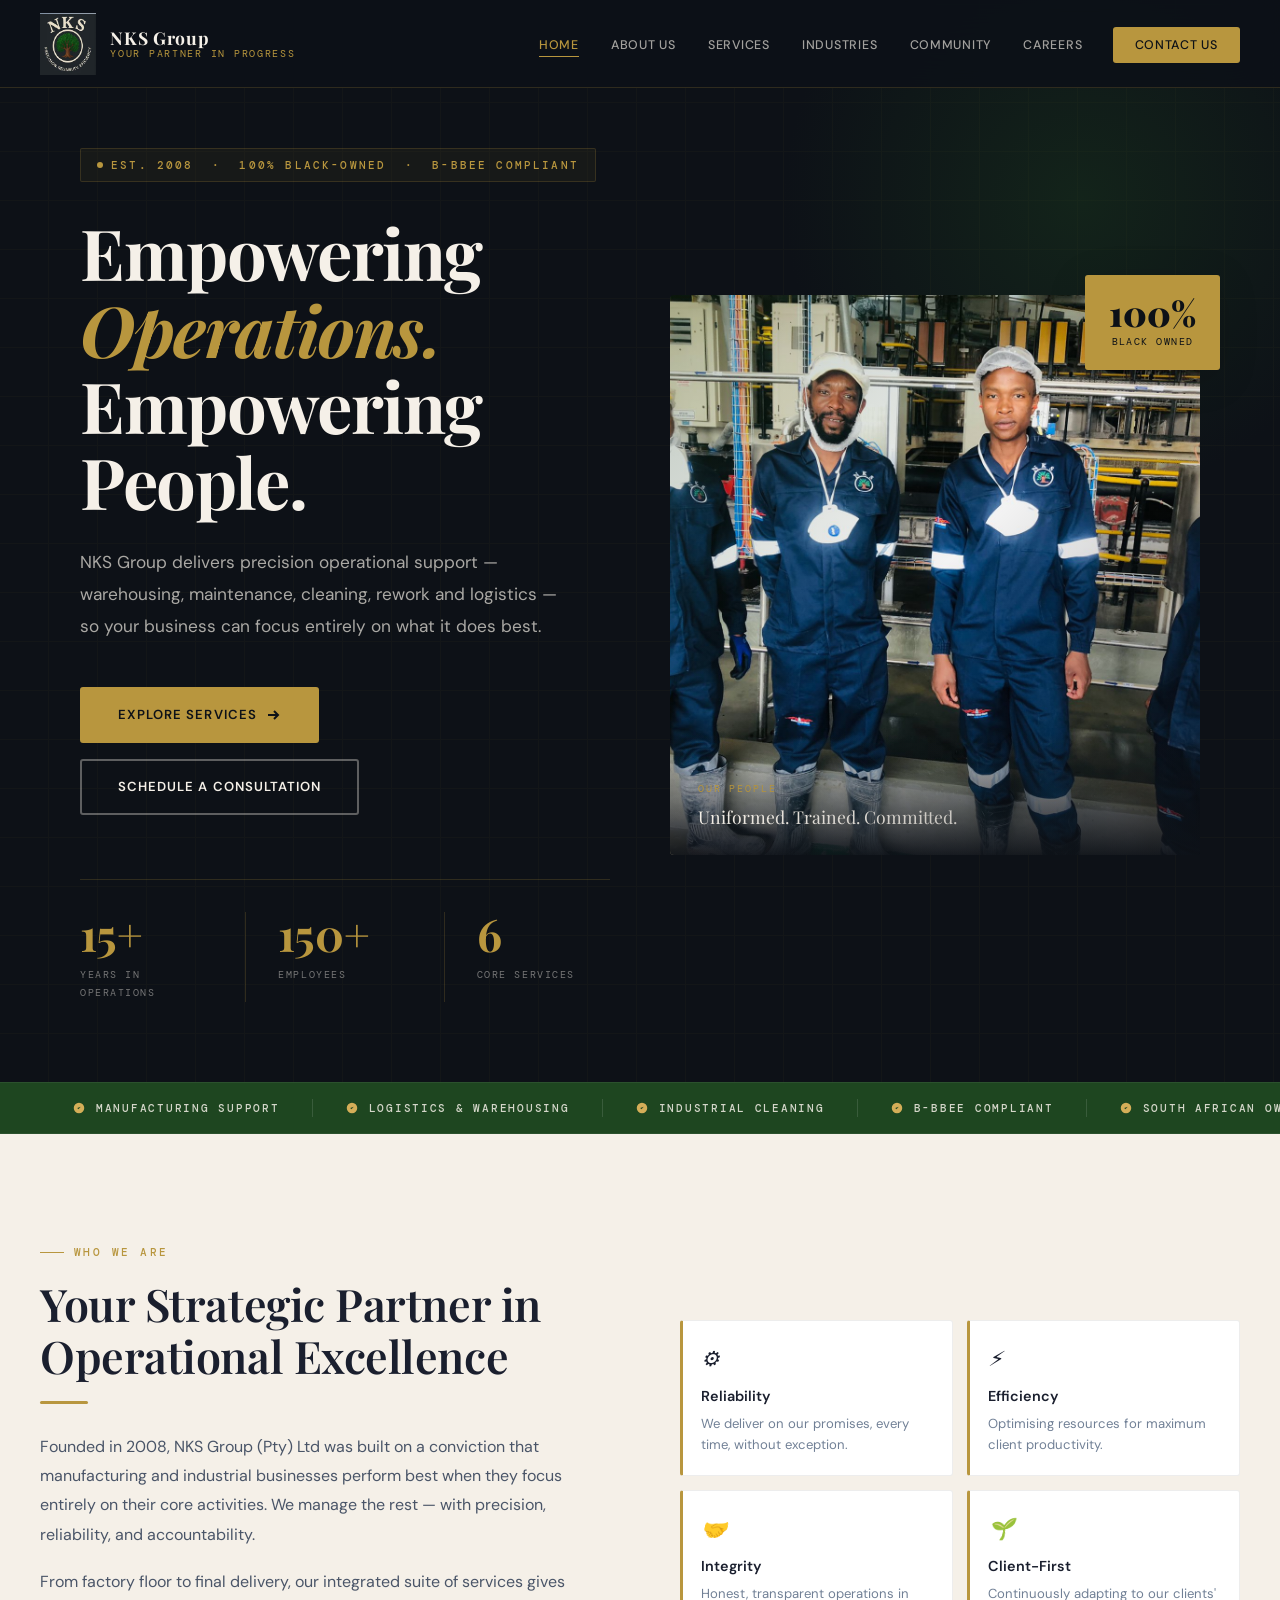
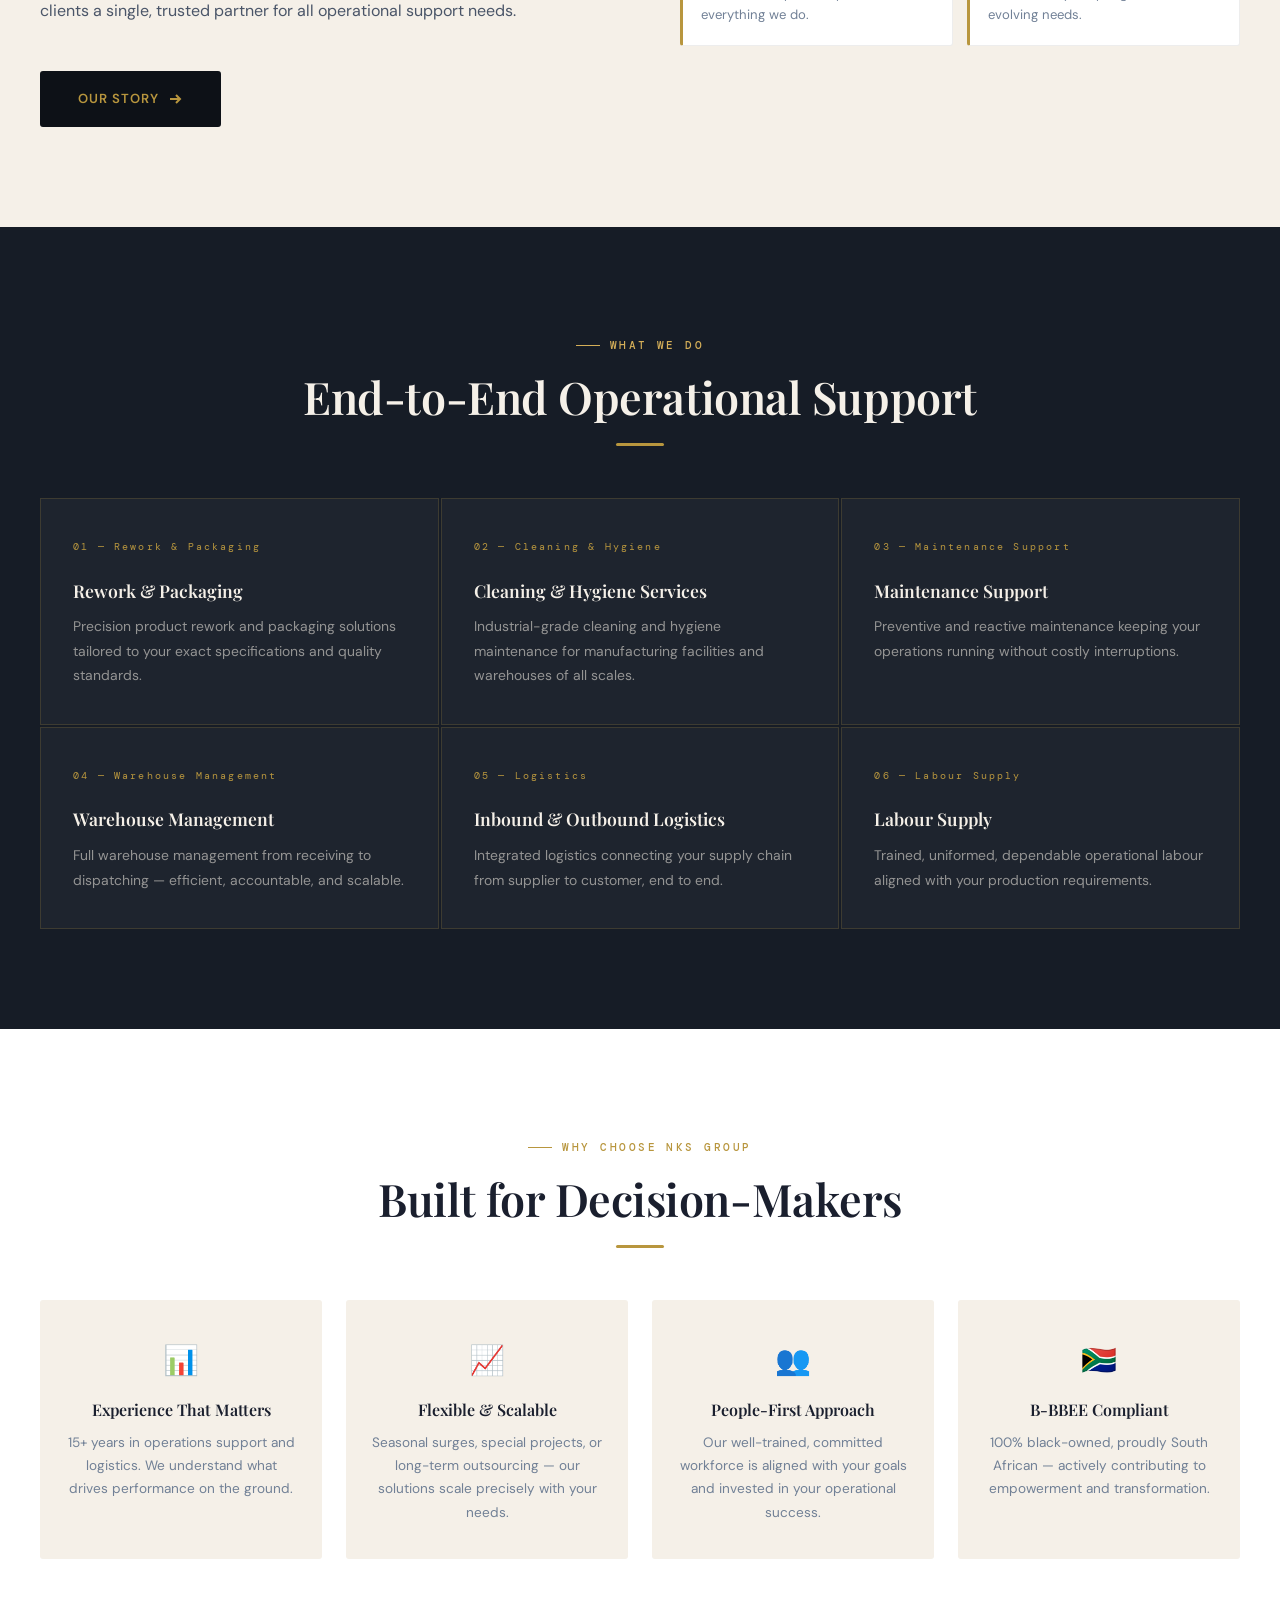
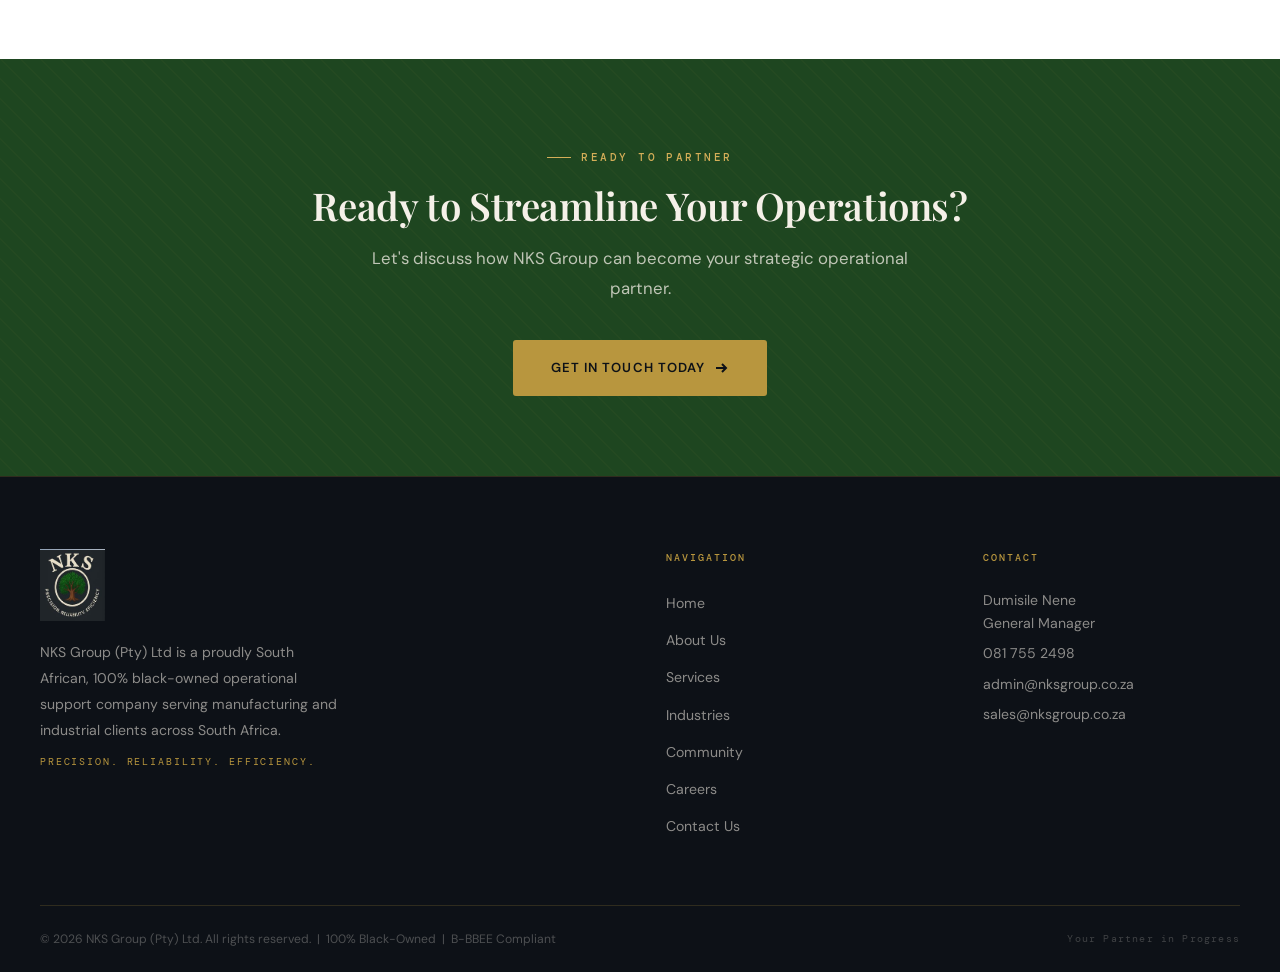
<file: index.html>
<!DOCTYPE html>
<html lang="en">
<head>
  <meta charset="UTF-8"/>
  <meta name="viewport" content="width=device-width, initial-scale=1.0"/>
  <meta name="description" content="NKS Group (Pty) Ltd — Reliable operational support services for manufacturing and industrial clients across South Africa. Warehousing, cleaning, maintenance, logistics and labour supply."/>
  <title>NKS Group (Pty) Ltd — Your Partner in Progress</title>
  <link rel="stylesheet" href="css/style.css"/>
</head>
<body>

<!-- ═══ NAV ═══ -->
<nav class="navbar" id="navbar" role="navigation" aria-label="Main navigation">
  <div class="nav-inner">
    <a href="index.html" class="nav-logo" aria-label="NKS Group Home">
      <img src="images/logo.png" alt="NKS Group Logo"/>
      <div class="nav-logo-text">
        <strong>NKS Group</strong>
        <span>Your Partner in Progress</span>
      </div>
    </a>
    <button class="nav-toggle" id="navToggle" aria-expanded="false" aria-label="Toggle navigation">
      <span></span><span></span><span></span>
    </button>
    <ul class="nav-links" id="navLinks" role="list">
      <li><a href="index.html" class="active">Home</a></li>
      <li><a href="about.html">About Us</a></li>
      <li><a href="services.html">Services</a></li>
      <li><a href="industries.html">Industries</a></li>
      <li><a href="community.html">Community</a></li>
      <li><a href="careers.html">Careers</a></li>
      <li><a href="contact.html" class="nav-cta-btn">Contact Us</a></li>
    </ul>
  </div>
</nav>

<!-- ═══ HERO ═══ -->
<section class="hero" aria-label="Hero">
  <div class="hero-texture" aria-hidden="true"></div>
  <div class="hero-glow" aria-hidden="true"></div>

  <div class="hero-content">
    <div class="hero-badge">Est. 2008 &nbsp;·&nbsp; 100% Black-Owned &nbsp;·&nbsp; B-BBEE Compliant</div>
    <h1>Empowering<br/><em>Operations.</em><br/>Empowering People.</h1>
    <p class="hero-lead">NKS Group delivers precision operational support — warehousing, maintenance, cleaning, rework and logistics — so your business can focus entirely on what it does best.</p>
    <div class="hero-actions">
      <a href="services.html" class="btn btn-gold">
        Explore Services
        <svg viewBox="0 0 16 16" fill="none" stroke="currentColor" stroke-width="2"><path d="M3 8h10M9 4l4 4-4 4"/></svg>
      </a>
      <a href="contact.html" class="btn btn-ghost">Schedule a Consultation</a>
    </div>
    <div class="hero-stats">
      <div class="hero-stat">
        <span class="stat-n">15+</span>
        <span class="stat-l">Years in Operations</span>
      </div>
      <div class="hero-stat">
        <span class="stat-n">150+</span>
        <span class="stat-l">Employees</span>
      </div>
      <div class="hero-stat">
        <span class="stat-n">6</span>
        <span class="stat-l">Core Services</span>
      </div>
    </div>
  </div>

  <div class="hero-img-col" aria-hidden="true">
    <div class="hero-img-stack">
      <div class="hero-accent-box">
        <div class="n">100%</div>
        <div class="l">Black Owned</div>
      </div>
      <div class="hero-img-main">
        <img src="images/maintenance-support.jpg" alt="NKS Group team in branded uniforms on the factory floor"/>
        <div class="hero-img-tag">
          <div class="hero-img-tag-inner">
            <div>
              <div class="hero-img-label">Our People</div>
              <div class="hero-img-title">Uniformed. Trained. Committed.</div>
            </div>
          </div>
        </div>
      </div>
    </div>
  </div>
</section>

<!-- ═══ TRUST STRIP ═══ -->
<div class="trust-strip" aria-label="Key credentials">
  <div class="wrap">
    <div class="trust-scroll">
      <div class="trust-item">
        <svg width="14" height="14" viewBox="0 0 24 24" fill="currentColor"><path d="M9 12l2 2 4-4m6 2a9 9 0 11-18 0 9 9 0 0118 0z"/></svg>
        Manufacturing Support
      </div>
      <div class="trust-item">
        <svg width="14" height="14" viewBox="0 0 24 24" fill="currentColor"><path d="M9 12l2 2 4-4m6 2a9 9 0 11-18 0 9 9 0 0118 0z"/></svg>
        Logistics &amp; Warehousing
      </div>
      <div class="trust-item">
        <svg width="14" height="14" viewBox="0 0 24 24" fill="currentColor"><path d="M9 12l2 2 4-4m6 2a9 9 0 11-18 0 9 9 0 0118 0z"/></svg>
        Industrial Cleaning
      </div>
      <div class="trust-item">
        <svg width="14" height="14" viewBox="0 0 24 24" fill="currentColor"><path d="M9 12l2 2 4-4m6 2a9 9 0 11-18 0 9 9 0 0118 0z"/></svg>
        B-BBEE Compliant
      </div>
      <div class="trust-item">
        <svg width="14" height="14" viewBox="0 0 24 24" fill="currentColor"><path d="M9 12l2 2 4-4m6 2a9 9 0 11-18 0 9 9 0 0118 0z"/></svg>
        South African Owned
      </div>
      <div class="trust-item">
        <svg width="14" height="14" viewBox="0 0 24 24" fill="currentColor"><path d="M9 12l2 2 4-4m6 2a9 9 0 11-18 0 9 9 0 0118 0z"/></svg>
        Labour Supply
      </div>
    </div>
  </div>
</div>

<!-- ═══ ABOUT PREVIEW ═══ -->
<section class="section about-preview">
  <div class="wrap">
    <div class="grid-2">
      <div class="col-txt">
        <div class="eyebrow">Who We Are</div>
        <h2>Your Strategic Partner in Operational Excellence</h2>
        <span class="gold-line"></span>
        <p>Founded in 2008, NKS Group (Pty) Ltd was built on a conviction that manufacturing and industrial businesses perform best when they focus entirely on their core activities. We manage the rest — with precision, reliability, and accountability.</p>
        <p>From factory floor to final delivery, our integrated suite of services gives clients a single, trusted partner for all operational support needs.</p>
        <a href="about.html" class="btn btn-dark" style="margin-top:28px;">
          Our Story
          <svg viewBox="0 0 16 16" fill="none" stroke="currentColor" stroke-width="2"><path d="M3 8h10M9 4l4 4-4 4"/></svg>
        </a>
      </div>
      <div class="col-img">
        <div class="value-cards">
          <div class="val-card fade-up"><i>⚙</i><strong>Reliability</strong><p>We deliver on our promises, every time, without exception.</p></div>
          <div class="val-card fade-up"><i>⚡</i><strong>Efficiency</strong><p>Optimising resources for maximum client productivity.</p></div>
          <div class="val-card fade-up"><i>🤝</i><strong>Integrity</strong><p>Honest, transparent operations in everything we do.</p></div>
          <div class="val-card fade-up"><i>🌱</i><strong>Client-First</strong><p>Continuously adapting to our clients' evolving needs.</p></div>
        </div>
      </div>
    </div>
  </div>
</section>

<!-- ═══ SERVICES STRIP ═══ -->
<section class="section svc-strip">
  <div class="wrap">
    <div class="txt-center">
      <div class="eyebrow light">What We Do</div>
      <h2 style="color:var(--cream)">End-to-End Operational Support</h2>
      <span class="gold-line center"></span>
    </div>
    <div class="svc-grid">
      <a href="services.html" class="svc-tile fade-up">
        <span class="svc-tile-num">01 — Rework &amp; Packaging</span>
        <h3>Rework &amp; Packaging</h3>
        <p>Precision product rework and packaging solutions tailored to your exact specifications and quality standards.</p>
        <span class="svc-tile-arrow">→</span>
      </a>
      <a href="services.html" class="svc-tile fade-up">
        <span class="svc-tile-num">02 — Cleaning &amp; Hygiene</span>
        <h3>Cleaning &amp; Hygiene Services</h3>
        <p>Industrial-grade cleaning and hygiene maintenance for manufacturing facilities and warehouses of all scales.</p>
        <span class="svc-tile-arrow">→</span>
      </a>
      <a href="services.html" class="svc-tile fade-up">
        <span class="svc-tile-num">03 — Maintenance Support</span>
        <h3>Maintenance Support</h3>
        <p>Preventive and reactive maintenance keeping your operations running without costly interruptions.</p>
        <span class="svc-tile-arrow">→</span>
      </a>
      <a href="services.html" class="svc-tile fade-up">
        <span class="svc-tile-num">04 — Warehouse Management</span>
        <h3>Warehouse Management</h3>
        <p>Full warehouse management from receiving to dispatching — efficient, accountable, and scalable.</p>
        <span class="svc-tile-arrow">→</span>
      </a>
      <a href="services.html" class="svc-tile fade-up">
        <span class="svc-tile-num">05 — Logistics</span>
        <h3>Inbound &amp; Outbound Logistics</h3>
        <p>Integrated logistics connecting your supply chain from supplier to customer, end to end.</p>
        <span class="svc-tile-arrow">→</span>
      </a>
      <a href="services.html" class="svc-tile fade-up">
        <span class="svc-tile-num">06 — Labour Supply</span>
        <h3>Labour Supply</h3>
        <p>Trained, uniformed, dependable operational labour aligned with your production requirements.</p>
        <span class="svc-tile-arrow">→</span>
      </a>
    </div>
  </div>
</section>

<!-- ═══ WHY NKS ═══ -->
<section class="section why-us">
  <div class="wrap">
    <div class="txt-center">
      <div class="eyebrow">Why Choose NKS Group</div>
      <h2>Built for Decision-Makers</h2>
      <span class="gold-line center"></span>
    </div>
    <div class="why-grid">
      <div class="why-card fade-up">
        <span class="why-icon">📊</span>
        <h3>Experience That Matters</h3>
        <p>15+ years in operations support and logistics. We understand what drives performance on the ground.</p>
      </div>
      <div class="why-card fade-up">
        <span class="why-icon">📈</span>
        <h3>Flexible &amp; Scalable</h3>
        <p>Seasonal surges, special projects, or long-term outsourcing — our solutions scale precisely with your needs.</p>
      </div>
      <div class="why-card fade-up">
        <span class="why-icon">👥</span>
        <h3>People-First Approach</h3>
        <p>Our well-trained, committed workforce is aligned with your goals and invested in your operational success.</p>
      </div>
      <div class="why-card fade-up">
        <span class="why-icon">🇿🇦</span>
        <h3>B-BBEE Compliant</h3>
        <p>100% black-owned, proudly South African — actively contributing to empowerment and transformation.</p>
      </div>
    </div>
  </div>
</section>

<!-- ═══ CTA ═══ -->
<section class="cta-band">
  <div class="cta-band-inner">
    <div class="eyebrow light" style="justify-content:center">Ready to Partner</div>
    <h2>Ready to Streamline Your Operations?</h2>
    <p>Let's discuss how NKS Group can become your strategic operational partner.</p>
    <a href="contact.html" class="btn btn-gold">
      Get in Touch Today
      <svg viewBox="0 0 16 16" fill="none" stroke="currentColor" stroke-width="2"><path d="M3 8h10M9 4l4 4-4 4"/></svg>
    </a>
  </div>
</section>

<!-- ═══ FOOTER ═══ -->
<footer class="footer">
  <div class="wrap">
    <div class="footer-grid">
      <div class="footer-brand">
        <img src="images/logo.png" alt="NKS Group"/>
        <p>NKS Group (Pty) Ltd is a proudly South African, 100% black-owned operational support company serving manufacturing and industrial clients across South Africa.</p>
        <div class="footer-tagline">Precision. Reliability. Efficiency.</div>
      </div>
      <div class="footer-col">
        <h4>Navigation</h4>
        <ul>
          <li><a href="index.html">Home</a></li>
          <li><a href="about.html">About Us</a></li>
          <li><a href="services.html">Services</a></li>
          <li><a href="industries.html">Industries</a></li>
          <li><a href="community.html">Community</a></li>
          <li><a href="careers.html">Careers</a></li>
          <li><a href="contact.html">Contact Us</a></li>
        </ul>
      </div>
      <div class="footer-col">
        <h4>Contact</h4>
        <p>Dumisile Nene<br/>General Manager</p>
        <p><a href="tel:0817552498">081 755 2498</a></p>
        <p><a href="mailto:admin@nksgroup.co.za">admin@nksgroup.co.za</a></p>
        <p><a href="mailto:sales@nksgroup.co.za">sales@nksgroup.co.za</a></p>
      </div>
    </div>
    <div class="footer-bottom">
      <p>© <span id="year"></span> NKS Group (Pty) Ltd. All rights reserved. &nbsp;|&nbsp; 100% Black-Owned &nbsp;|&nbsp; B-BBEE Compliant</p>
      <span class="footer-bottom-right">Your Partner in Progress</span>
    </div>
  </div>
</footer>

<script src="js/main.js"></script>
</body>
</html>
</file>
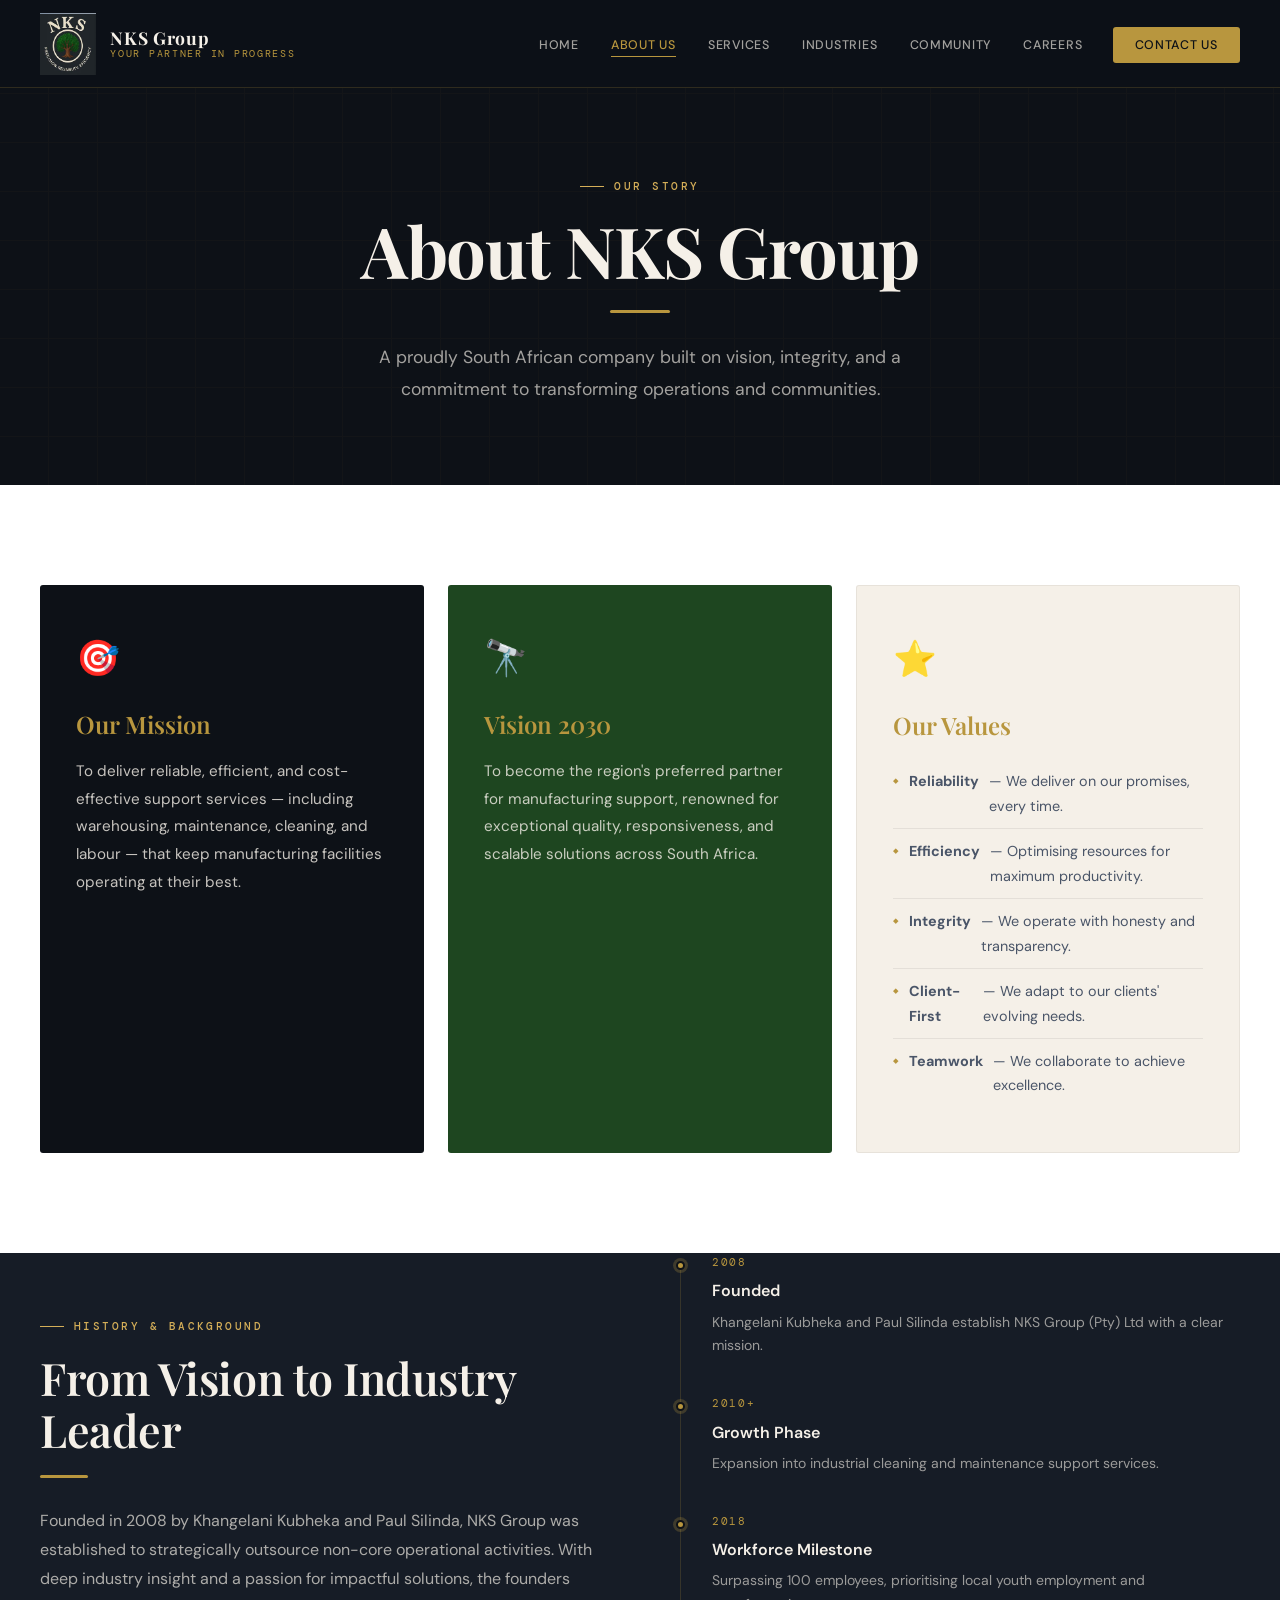
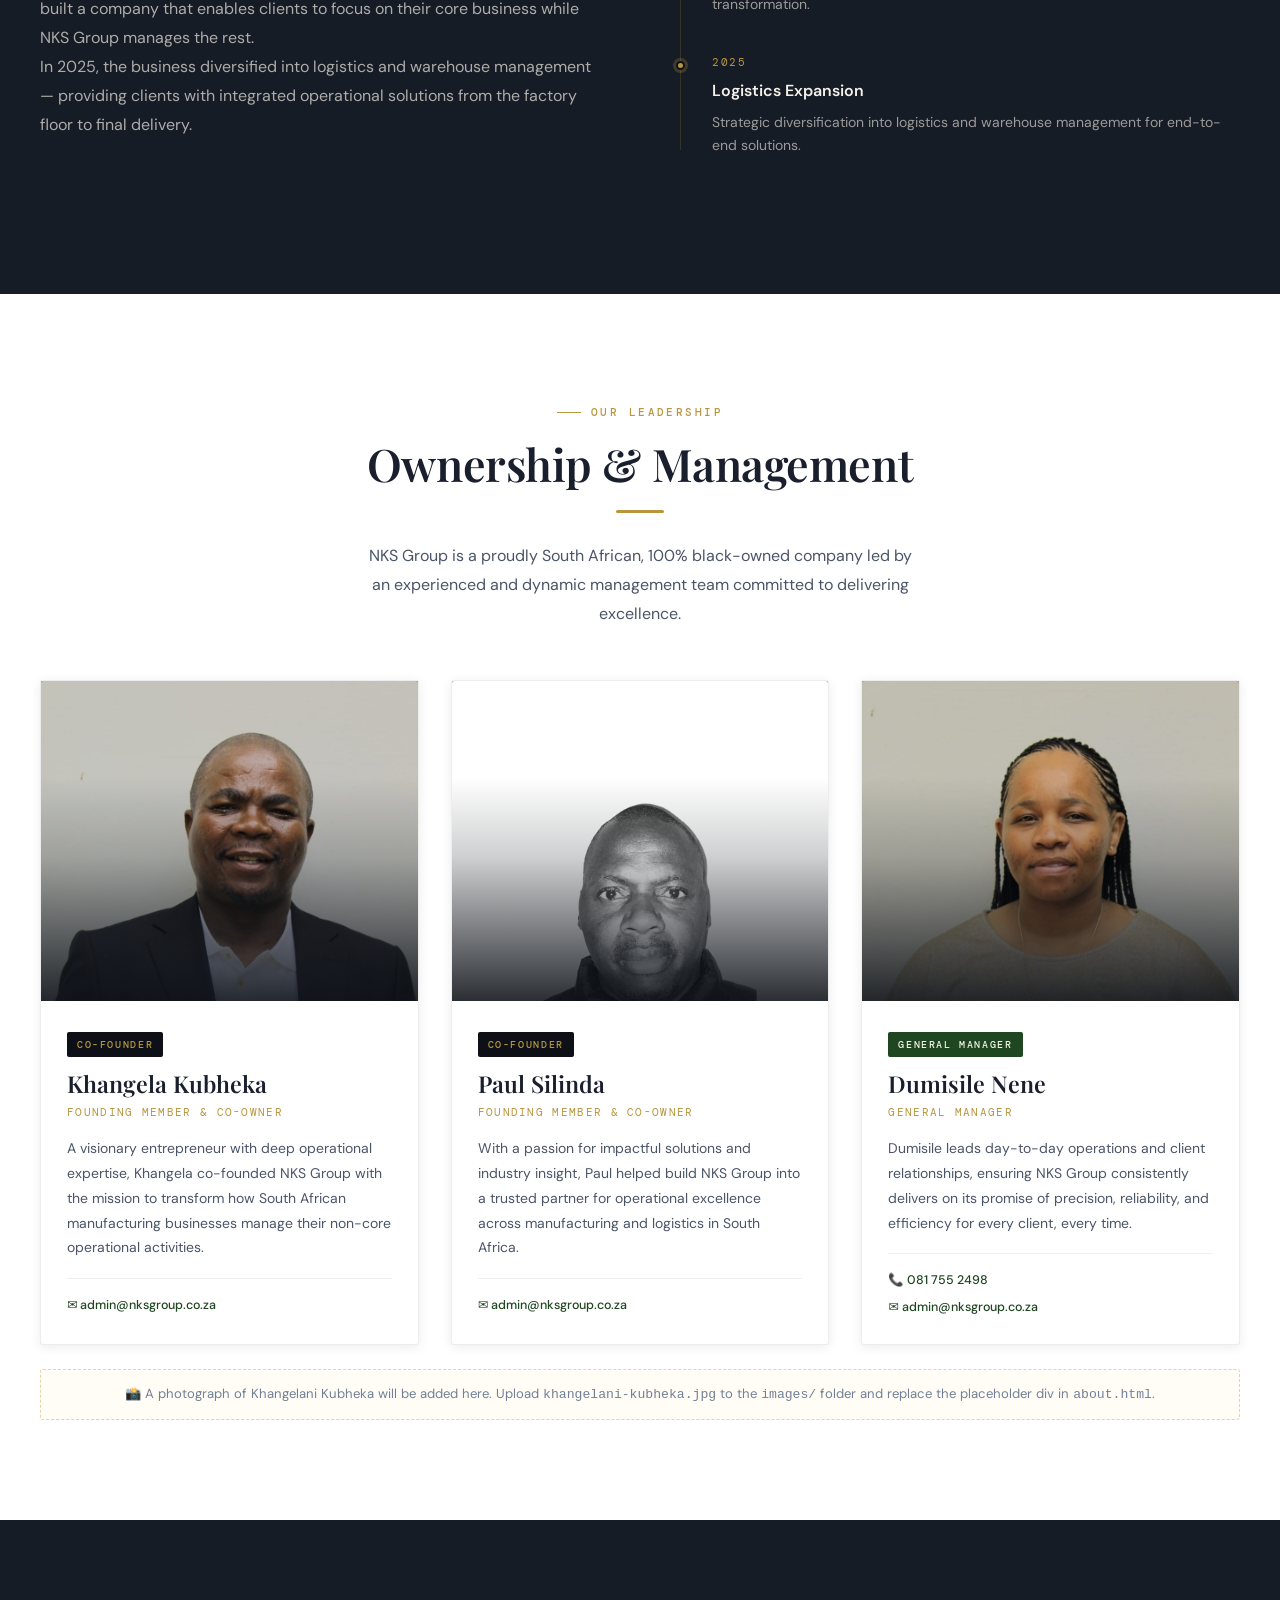
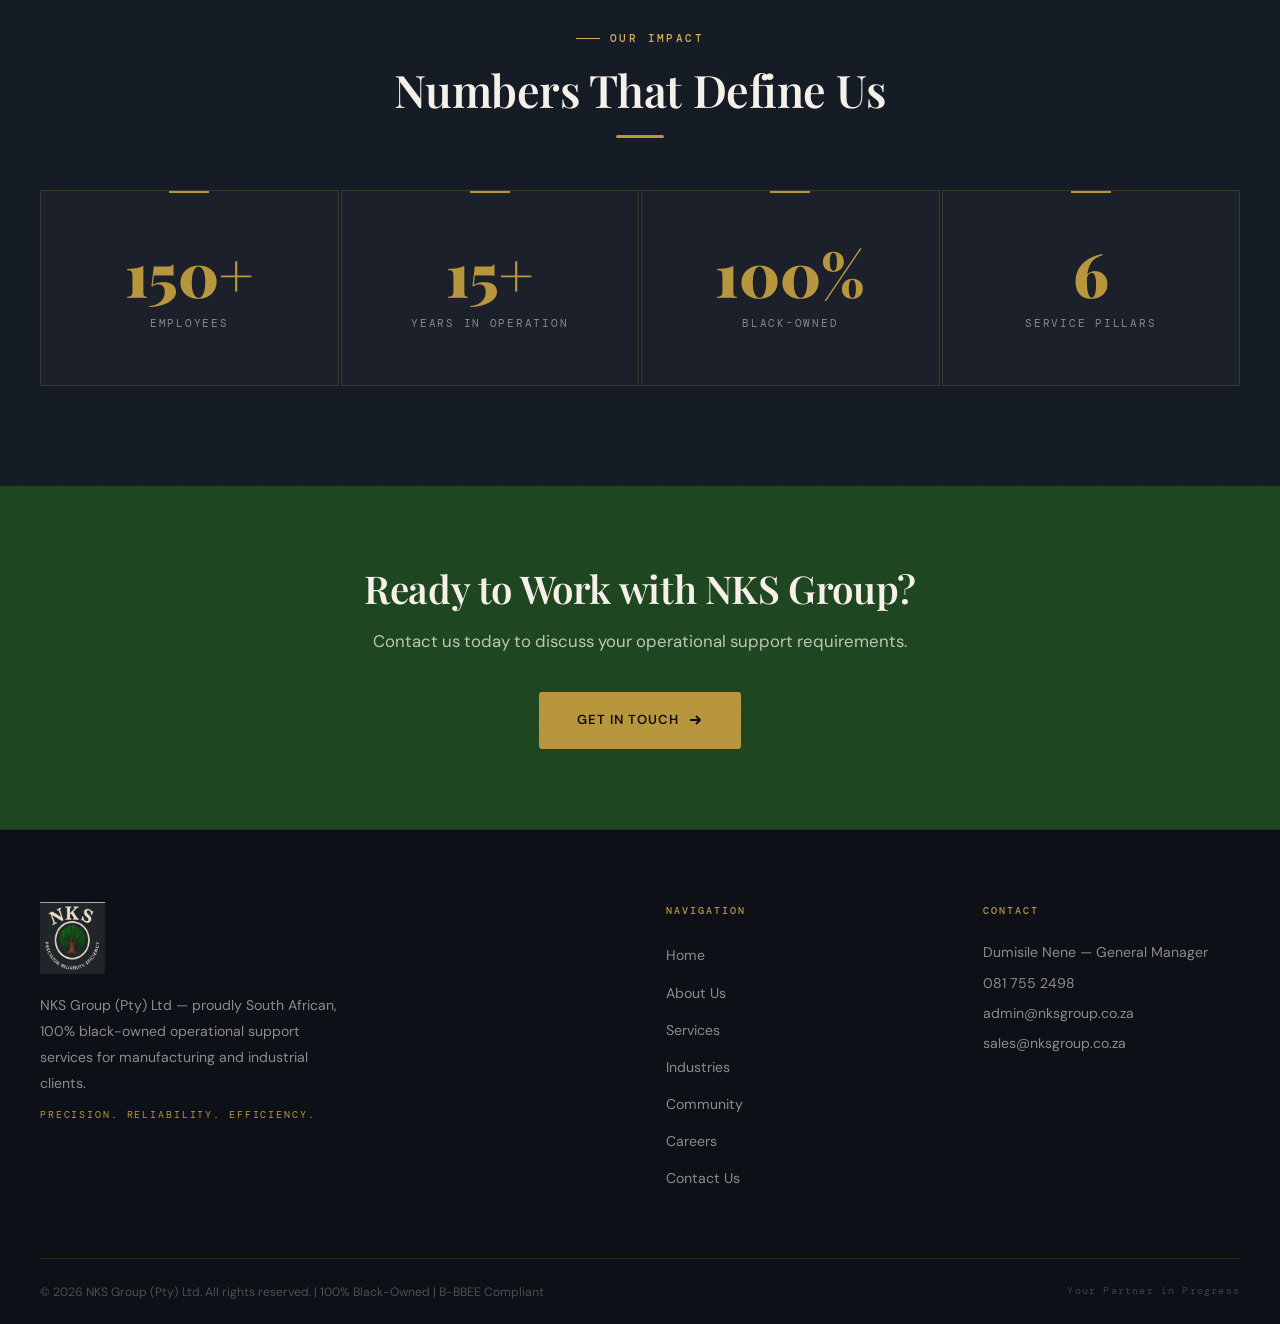
<file: about.html>
<!DOCTYPE html>
<html lang="en">
<head>
  <meta charset="UTF-8"/><meta name="viewport" content="width=device-width, initial-scale=1.0"/>
  <meta name="description" content="About NKS Group — Our mission, vision, values, history and leadership team."/>
  <title>About Us — NKS Group (Pty) Ltd</title>
  <link rel="stylesheet" href="css/style.css"/>
</head>
<body>

<nav class="navbar" id="navbar">
  <div class="nav-inner">
    <a href="index.html" class="nav-logo"><img src="images/logo.png" alt="NKS Group Logo"/><div class="nav-logo-text"><strong>NKS Group</strong><span>Your Partner in Progress</span></div></a>
    <button class="nav-toggle" id="navToggle" aria-expanded="false" aria-label="Toggle navigation"><span></span><span></span><span></span></button>
    <ul class="nav-links" id="navLinks">
      <li><a href="index.html">Home</a></li>
      <li><a href="about.html" class="active">About Us</a></li>
      <li><a href="services.html">Services</a></li>
      <li><a href="industries.html">Industries</a></li>
      <li><a href="community.html">Community</a></li>
      <li><a href="careers.html">Careers</a></li>
      <li><a href="contact.html" class="nav-cta-btn">Contact Us</a></li>
    </ul>
  </div>
</nav>

<div class="page-hero">
  <div class="wrap page-hero-inner">
    <div class="eyebrow light">Our Story</div>
    <h1>About NKS Group</h1>
    <div class="page-hero-line"></div>
    <p>A proudly South African company built on vision, integrity, and a commitment to transforming operations and communities.</p>
  </div>
</div>

<!-- MVV -->
<section class="section">
  <div class="wrap">
    <div class="mvv-row">
      <div class="mvv-card dark fade-up">
        <span class="mvv-icon">🎯</span>
        <h3>Our Mission</h3>
        <p>To deliver reliable, efficient, and cost-effective support services — including warehousing, maintenance, cleaning, and labour — that keep manufacturing facilities operating at their best.</p>
      </div>
      <div class="mvv-card green fade-up">
        <span class="mvv-icon">🔭</span>
        <h3>Vision 2030</h3>
        <p>To become the region's preferred partner for manufacturing support, renowned for exceptional quality, responsiveness, and scalable solutions across South Africa.</p>
      </div>
      <div class="mvv-card light fade-up">
        <span class="mvv-icon">⭐</span>
        <h3>Our Values</h3>
        <ul class="values-ul">
          <li><strong>Reliability</strong> — We deliver on our promises, every time.</li>
          <li><strong>Efficiency</strong> — Optimising resources for maximum productivity.</li>
          <li><strong>Integrity</strong> — We operate with honesty and transparency.</li>
          <li><strong>Client-First</strong> — We adapt to our clients' evolving needs.</li>
          <li><strong>Teamwork</strong> — We collaborate to achieve excellence.</li>
        </ul>
      </div>
    </div>
  </div>
</section>

<!-- HISTORY -->
<section class="section" style="background:var(--navy-2); padding-top:0; padding-bottom:100px;">
  <div class="wrap">
    <div class="grid-2">
      <div class="col-txt">
        <div class="eyebrow light">History &amp; Background</div>
        <h2 style="color:var(--cream)">From Vision to Industry Leader</h2>
        <span class="gold-line"></span>
        <p style="color:rgba(245,240,232,0.68)">Founded in 2008 by Khangelani Kubheka and Paul Silinda, NKS Group was established to strategically outsource non-core operational activities. With deep industry insight and a passion for impactful solutions, the founders built a company that enables clients to focus on their core business while NKS Group manages the rest.</p>
        <p style="color:rgba(245,240,232,0.68)">In 2025, the business diversified into logistics and warehouse management — providing clients with integrated operational solutions from the factory floor to final delivery.</p>
      </div>
      <div class="col-img">
        <div class="tl">
          <div class="tl-item fade-up">
            <span class="tl-year">2008</span>
            <h4>Founded</h4>
            <p>Khangelani Kubheka and Paul Silinda establish NKS Group (Pty) Ltd with a clear mission.</p>
          </div>
          <div class="tl-item fade-up">
            <span class="tl-year">2010+</span>
            <h4>Growth Phase</h4>
            <p>Expansion into industrial cleaning and maintenance support services.</p>
          </div>
          <div class="tl-item fade-up">
            <span class="tl-year">2018</span>
            <h4>Workforce Milestone</h4>
            <p>Surpassing 100 employees, prioritising local youth employment and transformation.</p>
          </div>
          <div class="tl-item fade-up">
            <span class="tl-year">2025</span>
            <h4>Logistics Expansion</h4>
            <p>Strategic diversification into logistics and warehouse management for end-to-end solutions.</p>
          </div>
        </div>
      </div>
    </div>
  </div>
</section>

<!-- LEADERSHIP -->
<section class="section team-section">
  <div class="wrap">
    <div class="txt-center">
      <div class="eyebrow">Our Leadership</div>
      <h2>Ownership &amp; Management</h2>
      <span class="gold-line center"></span>
      <p style="max-width:560px;margin:0 auto 52px;">NKS Group is a proudly South African, 100% black-owned company led by an experienced and dynamic management team committed to delivering excellence.</p>
    </div>

    <div class="team-grid">

      <!-- KHANGELA KUBHEKA — real photo -->
      <div class="team-card fade-up">
        <div class="team-photo">
          <img src="images/khangelani-kubheka.jpg" alt="Khangelani Kubheka, Founding Member and Co-Owner of NKS Group"/>
          <div class="team-photo-overlay"></div>
          <div class="team-photo-name"><span>Khangelani Kubheka</span></div>
        </div>
        <div class="team-body">
          <span class="team-badge founder">Co-Founder</span>
          <h3>Khangela Kubheka</h3>
          <span class="team-role">Founding Member &amp; Co-Owner</span>
          <p class="team-bio">A visionary entrepreneur with deep operational expertise, Khangela co-founded NKS Group with the mission to transform how South African manufacturing businesses manage their non-core operational activities.</p>
          <div class="team-links">
            <a href="mailto:admin@nksgroup.co.za" class="team-link">✉ admin@nksgroup.co.za</a>
          </div>
        </div>
      </div>

      <!-- PAUL SILINDA — real photo -->
      <div class="team-card fade-up">
        <div class="team-photo bw">
          <img src="images/paul-silinda.png" alt="Paul Silinda, Founding Member and Co-Owner of NKS Group"/>
          <div class="team-photo-overlay"></div>
          <div class="team-photo-name"><span>Paul Silinda</span></div>
        </div>
        <div class="team-body">
          <span class="team-badge founder">Co-Founder</span>
          <h3>Paul Silinda</h3>
          <span class="team-role">Founding Member &amp; Co-Owner</span>
          <p class="team-bio">With a passion for impactful solutions and industry insight, Paul helped build NKS Group into a trusted partner for operational excellence across manufacturing and logistics in South Africa.</p>
          <div class="team-links">
            <a href="mailto:admin@nksgroup.co.za" class="team-link">✉ admin@nksgroup.co.za</a>
          </div>
        </div>
      </div>

      <!-- DUMISILE NENE — real photo -->
      <div class="team-card fade-up">
        <div class="team-photo">
          <img src="images/dumisile-nene.jpg" alt="Dumisile Nene, General Manager of NKS Group"/>
          <div class="team-photo-overlay"></div>
          <div class="team-photo-name"><span>Dumisile Nene</span></div>
        </div>
        <div class="team-body">
          <span class="team-badge gm">General Manager</span>
          <h3>Dumisile Nene</h3>
          <span class="team-role">General Manager</span>
          <p class="team-bio">Dumisile leads day-to-day operations and client relationships, ensuring NKS Group consistently delivers on its promise of precision, reliability, and efficiency for every client, every time.</p>
          <div class="team-links">
            <a href="tel:0817552498" class="team-link">📞 081 755 2498</a>
            <a href="mailto:admin@nksgroup.co.za" class="team-link">✉ admin@nksgroup.co.za</a>
          </div>
        </div>
      </div>

    </div>
    <p class="photo-pending">📸 A photograph of Khangelani Kubheka will be added here. Upload <code>khangelani-kubheka.jpg</code> to the <code>images/</code> folder and replace the placeholder div in <code>about.html</code>.</p>
  </div>
</section>

<!-- IMPACT -->
<section class="section impact-section">
  <div class="wrap txt-center">
    <div class="eyebrow light">Our Impact</div>
    <h2>Numbers That Define Us</h2>
    <span class="gold-line center"></span>
    <div class="impact-grid" style="margin-top:52px">
      <div class="impact-tile fade-up"><div class="impact-n">150+</div><span class="impact-l">Employees</span></div>
      <div class="impact-tile fade-up"><div class="impact-n">15+</div><span class="impact-l">Years in Operation</span></div>
      <div class="impact-tile fade-up"><div class="impact-n">100%</div><span class="impact-l">Black-Owned</span></div>
      <div class="impact-tile fade-up"><div class="impact-n">6</div><span class="impact-l">Service Pillars</span></div>
    </div>
  </div>
</section>

<section class="cta-band"><div class="cta-band-inner">
  <h2>Ready to Work with NKS Group?</h2>
  <p>Contact us today to discuss your operational support requirements.</p>
  <a href="contact.html" class="btn btn-gold">Get in Touch <svg viewBox="0 0 16 16" fill="none" stroke="currentColor" stroke-width="2"><path d="M3 8h10M9 4l4 4-4 4"/></svg></a>
</div></section>

<footer class="footer"><div class="wrap">
  <div class="footer-grid">
    <div class="footer-brand"><img src="images/logo.png" alt="NKS Group"/><p>NKS Group (Pty) Ltd — proudly South African, 100% black-owned operational support services for manufacturing and industrial clients.</p><div class="footer-tagline">Precision. Reliability. Efficiency.</div></div>
    <div class="footer-col"><h4>Navigation</h4><ul><li><a href="index.html">Home</a></li><li><a href="about.html">About Us</a></li><li><a href="services.html">Services</a></li><li><a href="industries.html">Industries</a></li><li><a href="community.html">Community</a></li><li><a href="careers.html">Careers</a></li><li><a href="contact.html">Contact Us</a></li></ul></div>
    <div class="footer-col"><h4>Contact</h4><p>Dumisile Nene — General Manager</p><p><a href="tel:0817552498">081 755 2498</a></p><p><a href="mailto:admin@nksgroup.co.za">admin@nksgroup.co.za</a></p><p><a href="mailto:sales@nksgroup.co.za">sales@nksgroup.co.za</a></p></div>
  </div>
  <div class="footer-bottom"><p>© <span id="year"></span> NKS Group (Pty) Ltd. All rights reserved. | 100% Black-Owned | B-BBEE Compliant</p><span class="footer-bottom-right">Your Partner in Progress</span></div>
</div></footer>
<script src="js/main.js"></script>
</body>
</html>
</file>
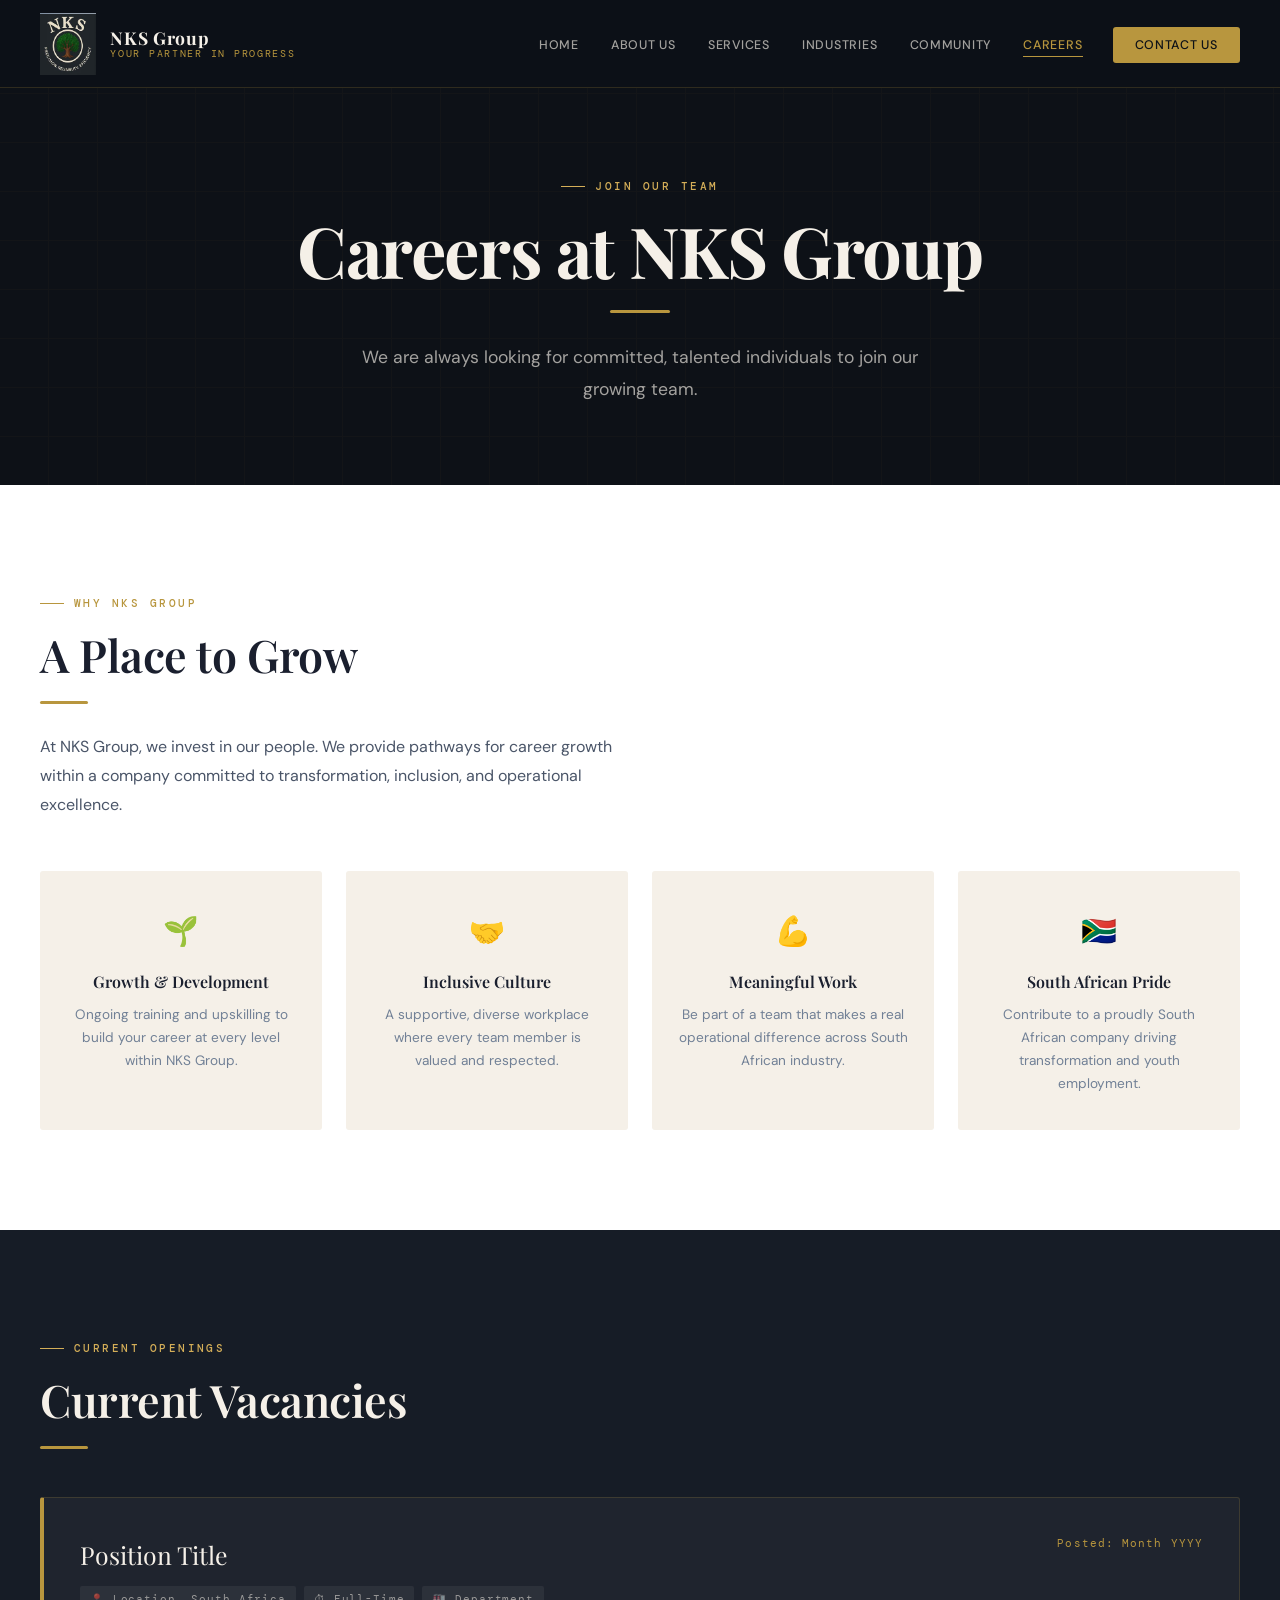
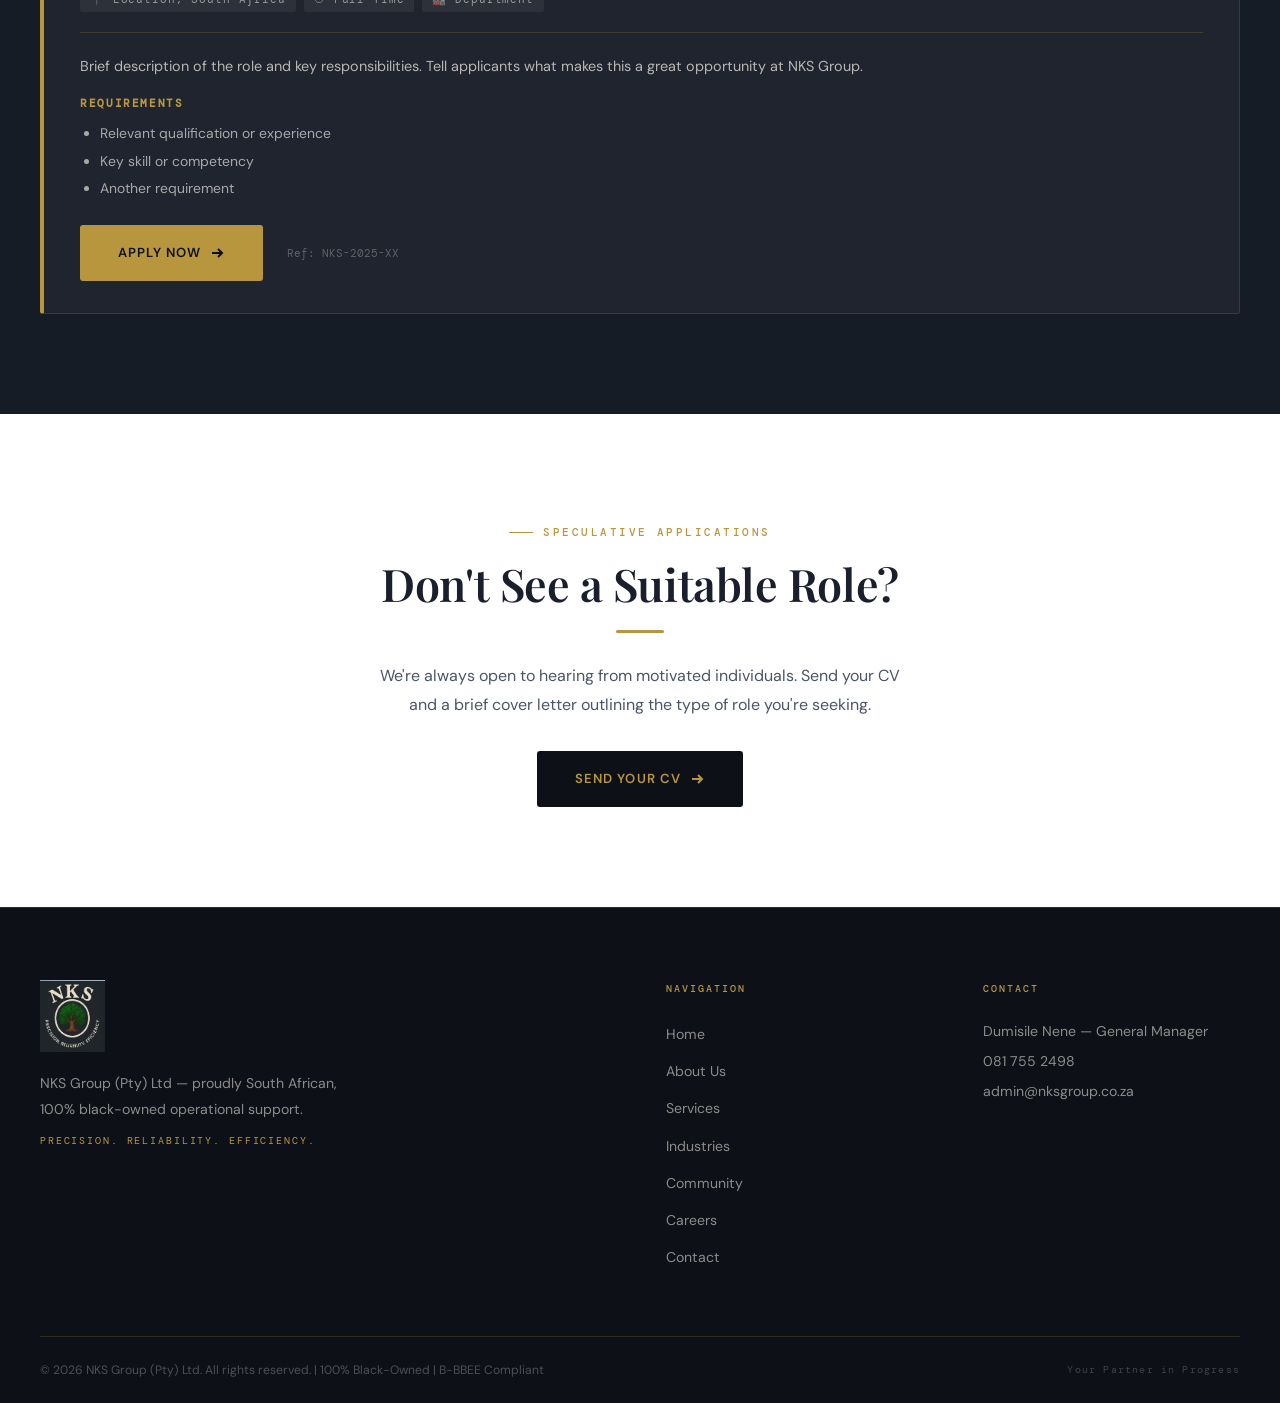
<file: careers.html>
<!DOCTYPE html>
<html lang="en">
<head>
  <meta charset="UTF-8"/><meta name="viewport" content="width=device-width, initial-scale=1.0"/>
  <title>Careers — NKS Group (Pty) Ltd</title>
  <link rel="stylesheet" href="css/style.css"/>
</head>
<body>
<nav class="navbar" id="navbar"><div class="nav-inner">
  <a href="index.html" class="nav-logo"><img src="images/logo.png" alt="NKS Group"/><div class="nav-logo-text"><strong>NKS Group</strong><span>Your Partner in Progress</span></div></a>
  <button class="nav-toggle" id="navToggle" aria-expanded="false" aria-label="Toggle navigation"><span></span><span></span><span></span></button>
  <ul class="nav-links" id="navLinks">
    <li><a href="index.html">Home</a></li><li><a href="about.html">About Us</a></li><li><a href="services.html">Services</a></li>
    <li><a href="industries.html">Industries</a></li><li><a href="community.html">Community</a></li>
    <li><a href="careers.html" class="active">Careers</a></li><li><a href="contact.html" class="nav-cta-btn">Contact Us</a></li>
  </ul>
</div></nav>

<div class="page-hero"><div class="wrap page-hero-inner">
  <div class="eyebrow light">Join Our Team</div>
  <h1>Careers at NKS Group</h1>
  <div class="page-hero-line"></div>
  <p>We are always looking for committed, talented individuals to join our growing team.</p>
</div></div>

<section class="section"><div class="wrap">
  <div class="eyebrow">Why NKS Group</div>
  <h2>A Place to Grow</h2>
  <span class="gold-line"></span>
  <p style="max-width:600px;margin-bottom:52px">At NKS Group, we invest in our people. We provide pathways for career growth within a company committed to transformation, inclusion, and operational excellence.</p>
  <div class="why-grid">
    <div class="why-card fade-up"><span class="why-icon">🌱</span><h3>Growth &amp; Development</h3><p>Ongoing training and upskilling to build your career at every level within NKS Group.</p></div>
    <div class="why-card fade-up"><span class="why-icon">🤝</span><h3>Inclusive Culture</h3><p>A supportive, diverse workplace where every team member is valued and respected.</p></div>
    <div class="why-card fade-up"><span class="why-icon">💪</span><h3>Meaningful Work</h3><p>Be part of a team that makes a real operational difference across South African industry.</p></div>
    <div class="why-card fade-up"><span class="why-icon">🇿🇦</span><h3>South African Pride</h3><p>Contribute to a proudly South African company driving transformation and youth employment.</p></div>
  </div>
</div></section>

<!-- VACANCIES — ADMIN CONTROLLED -->
<!-- ═══════════════════════════════════════════════════════════
     ADMIN: HOW TO ADD A VACANCY
     1. Copy the <div class="vac-card">...</div> block below
     2. Paste it inside <div class="vacancies"> and edit details
     3. Commit to GitHub — live in 1-2 minutes!
     TO REMOVE: Delete the vac-card block and commit.
     ═══════════════════════════════════════════════════════════ -->
<section class="section" style="background:var(--navy-2)"><div class="wrap">
  <div class="eyebrow light">Current Openings</div>
  <h2 style="color:var(--cream)">Current Vacancies</h2>
  <span class="gold-line"></span>
  <div class="vacancies">
    <div class="vac-card fade-up">
      <div class="vac-head">
        <div>
          <div class="vac-title">Position Title</div>
          <div class="vac-chips">
            <span class="vac-chip">📍 Location, South Africa</span>
            <span class="vac-chip">⏱ Full-Time</span>
            <span class="vac-chip">🏭 Department</span>
          </div>
        </div>
        <div class="vac-date">Posted: Month YYYY</div>
      </div>
      <div class="vac-body">
        <p>Brief description of the role and key responsibilities. Tell applicants what makes this a great opportunity at NKS Group.</p>
        <h4>Requirements</h4>
        <ul><li>Relevant qualification or experience</li><li>Key skill or competency</li><li>Another requirement</li></ul>
      </div>
      <div class="vac-foot">
        <a href="mailto:admin@nksgroup.co.za?subject=Application: Position Title" class="btn btn-gold">Apply Now <svg viewBox="0 0 16 16" fill="none" stroke="currentColor" stroke-width="2"><path d="M3 8h10M9 4l4 4-4 4"/></svg></a>
        <span class="vac-ref">Ref: NKS-2025-XX</span>
      </div>
    </div>
  </div>
</div></section>

<section class="section txt-center"><div class="wrap" style="max-width:600px">
  <div class="eyebrow" style="justify-content:center">Speculative Applications</div>
  <h2>Don't See a Suitable Role?</h2>
  <span class="gold-line center"></span>
  <p style="margin-bottom:32px">We're always open to hearing from motivated individuals. Send your CV and a brief cover letter outlining the type of role you're seeking.</p>
  <a href="mailto:admin@nksgroup.co.za?subject=Speculative Application – NKS Group" class="btn btn-dark">Send Your CV <svg viewBox="0 0 16 16" fill="none" stroke="currentColor" stroke-width="2"><path d="M3 8h10M9 4l4 4-4 4"/></svg></a>
</div></section>

<footer class="footer"><div class="wrap">
  <div class="footer-grid">
    <div class="footer-brand"><img src="images/logo.png" alt="NKS Group"/><p>NKS Group (Pty) Ltd — proudly South African, 100% black-owned operational support.</p><div class="footer-tagline">Precision. Reliability. Efficiency.</div></div>
    <div class="footer-col"><h4>Navigation</h4><ul><li><a href="index.html">Home</a></li><li><a href="about.html">About Us</a></li><li><a href="services.html">Services</a></li><li><a href="industries.html">Industries</a></li><li><a href="community.html">Community</a></li><li><a href="careers.html">Careers</a></li><li><a href="contact.html">Contact</a></li></ul></div>
    <div class="footer-col"><h4>Contact</h4><p>Dumisile Nene — General Manager</p><p><a href="tel:0817552498">081 755 2498</a></p><p><a href="mailto:admin@nksgroup.co.za">admin@nksgroup.co.za</a></p></div>
  </div>
  <div class="footer-bottom"><p>© <span id="year"></span> NKS Group (Pty) Ltd. All rights reserved. | 100% Black-Owned | B-BBEE Compliant</p><span class="footer-bottom-right">Your Partner in Progress</span></div>
</div></footer>
<script src="js/main.js"></script>
</body></html>
</file>
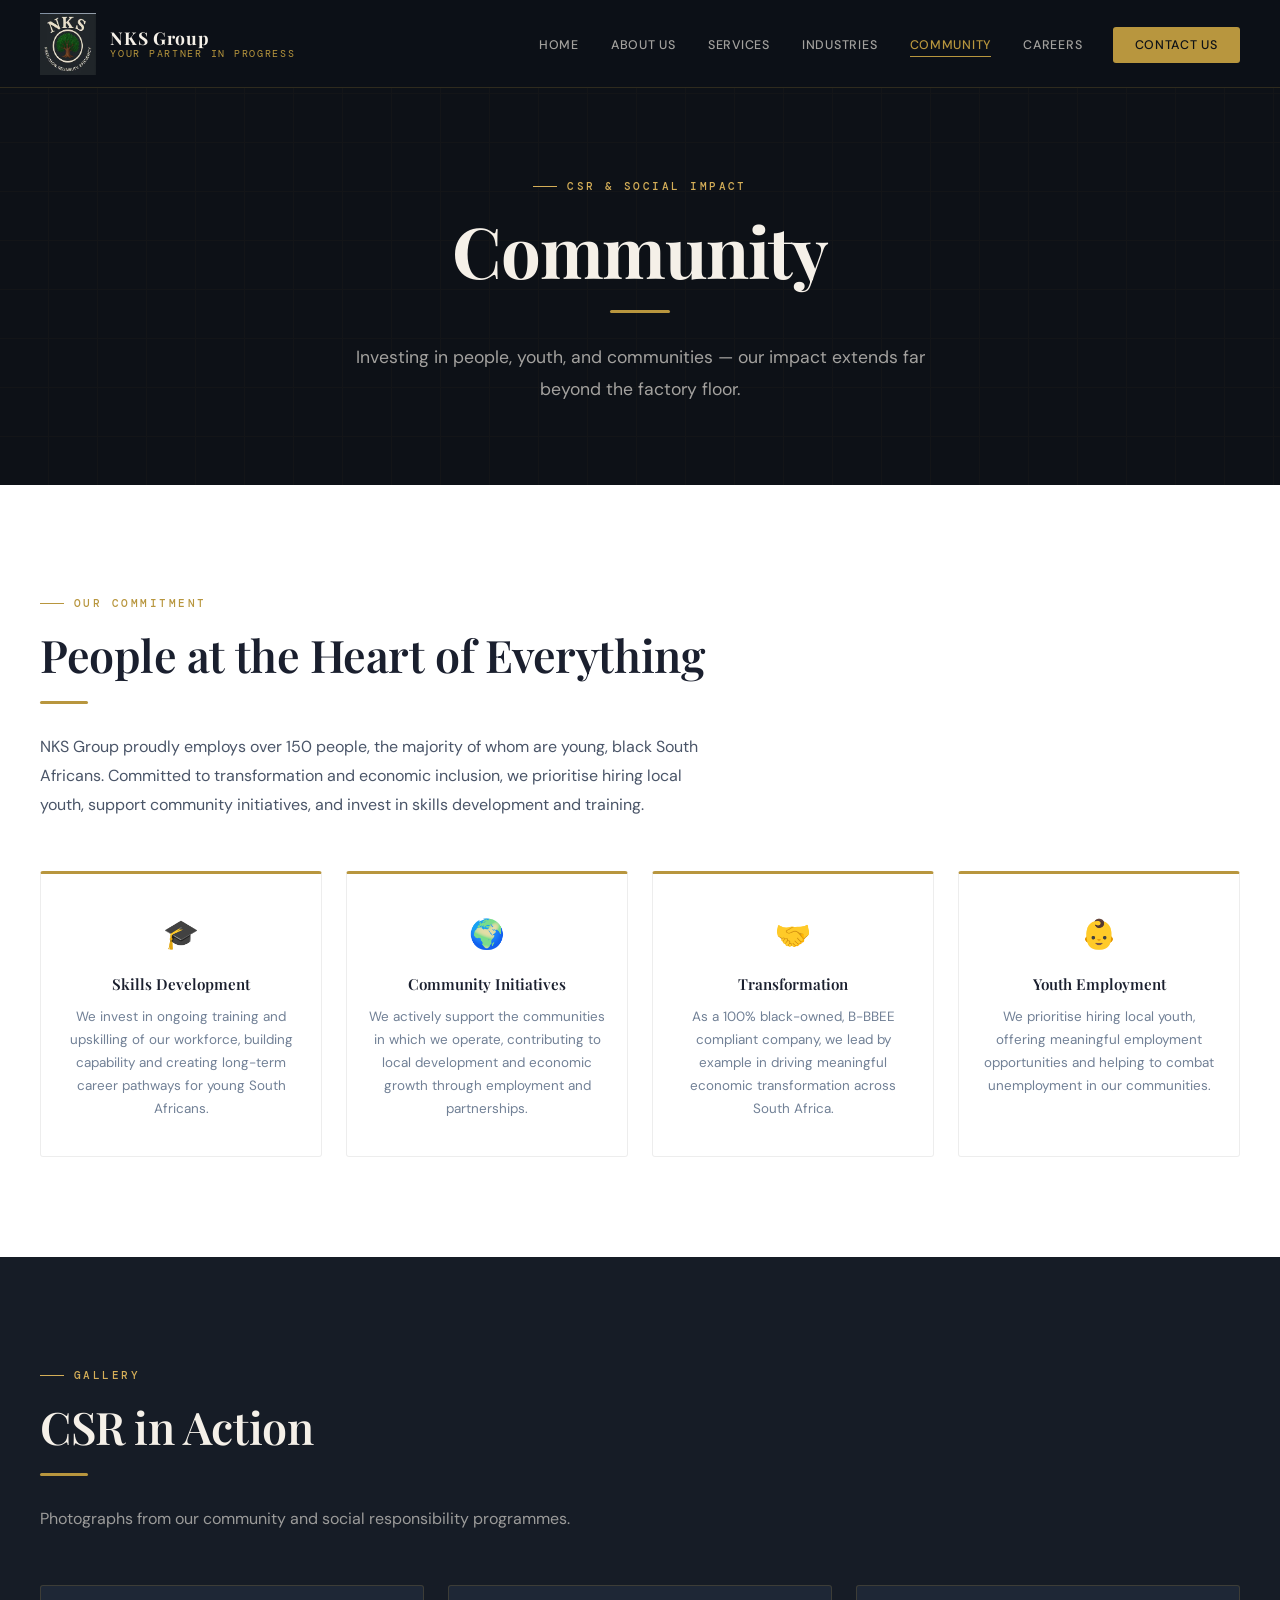
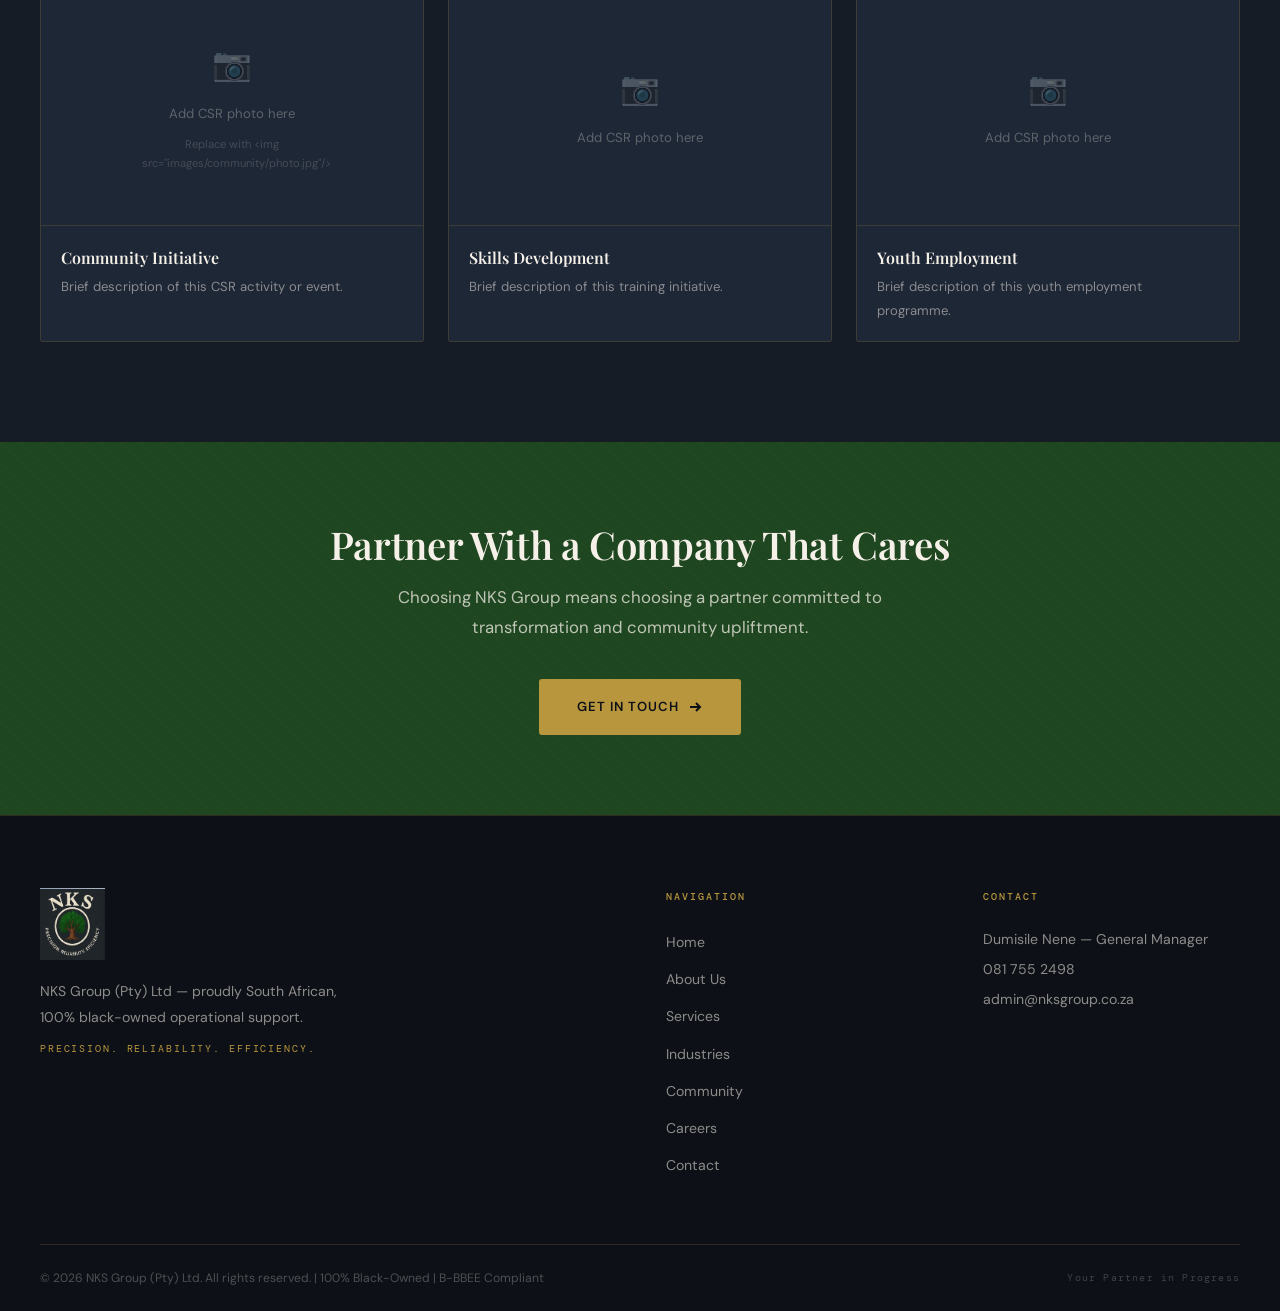
<file: community.html>
<!DOCTYPE html>
<html lang="en">
<head>
  <meta charset="UTF-8"/><meta name="viewport" content="width=device-width, initial-scale=1.0"/>
  <title>Community — NKS Group (Pty) Ltd</title>
  <link rel="stylesheet" href="css/style.css"/>
</head>
<body>
<nav class="navbar" id="navbar"><div class="nav-inner">
  <a href="index.html" class="nav-logo"><img src="images/logo.png" alt="NKS Group"/><div class="nav-logo-text"><strong>NKS Group</strong><span>Your Partner in Progress</span></div></a>
  <button class="nav-toggle" id="navToggle" aria-expanded="false" aria-label="Toggle navigation"><span></span><span></span><span></span></button>
  <ul class="nav-links" id="navLinks">
    <li><a href="index.html">Home</a></li><li><a href="about.html">About Us</a></li><li><a href="services.html">Services</a></li>
    <li><a href="industries.html">Industries</a></li><li><a href="community.html" class="active">Community</a></li>
    <li><a href="careers.html">Careers</a></li><li><a href="contact.html" class="nav-cta-btn">Contact Us</a></li>
  </ul>
</div></nav>

<div class="page-hero"><div class="wrap page-hero-inner">
  <div class="eyebrow light">CSR &amp; Social Impact</div>
  <h1>Community</h1>
  <div class="page-hero-line"></div>
  <p>Investing in people, youth, and communities — our impact extends far beyond the factory floor.</p>
</div></div>

<section class="section"><div class="wrap">
  <div class="eyebrow">Our Commitment</div>
  <h2>People at the Heart of Everything</h2>
  <span class="gold-line"></span>
  <p style="max-width:680px;margin-bottom:52px">NKS Group proudly employs over 150 people, the majority of whom are young, black South Africans. Committed to transformation and economic inclusion, we prioritise hiring local youth, support community initiatives, and invest in skills development and training.</p>
  <div class="csr-pillars">
    <div class="csr-card fade-up"><span class="csr-icon">🎓</span><h3>Skills Development</h3><p>We invest in ongoing training and upskilling of our workforce, building capability and creating long-term career pathways for young South Africans.</p></div>
    <div class="csr-card fade-up"><span class="csr-icon">🌍</span><h3>Community Initiatives</h3><p>We actively support the communities in which we operate, contributing to local development and economic growth through employment and partnerships.</p></div>
    <div class="csr-card fade-up"><span class="csr-icon">🤝</span><h3>Transformation</h3><p>As a 100% black-owned, B-BBEE compliant company, we lead by example in driving meaningful economic transformation across South Africa.</p></div>
    <div class="csr-card fade-up"><span class="csr-icon">👶</span><h3>Youth Employment</h3><p>We prioritise hiring local youth, offering meaningful employment opportunities and helping to combat unemployment in our communities.</p></div>
  </div>
</div></section>

<!-- CSR GALLERY — ADMIN CONTROLLED -->
<!-- ═══════════════════════════════════════════════════════════
     ADMIN: HOW TO ADD CSR PHOTOS
     1. Upload photos to images/community/ folder on GitHub
     2. Replace <div class="gallery-placeholder"> with:
        <img src="images/community/your-photo.jpg" alt="Description"/>
     3. Update the title and description below it
     4. Commit to GitHub — live in 1-2 minutes!
     ═══════════════════════════════════════════════════════════ -->
<section class="section" style="background:var(--navy-2)"><div class="wrap">
  <div class="eyebrow light">Gallery</div>
  <h2 style="color:var(--cream)">CSR in Action</h2>
  <span class="gold-line"></span>
  <p style="color:rgba(245,240,232,0.6);margin-bottom:0">Photographs from our community and social responsibility programmes.</p>
  <div class="gallery-grid">
    <div class="gallery-tile fade-up">
      <div class="gallery-placeholder"><span>📷</span><p>Add CSR photo here</p><small>Replace with &lt;img src="images/community/photo.jpg"/&gt;</small></div>
      <div class="gallery-caption"><h4>Community Initiative</h4><p>Brief description of this CSR activity or event.</p></div>
    </div>
    <div class="gallery-tile fade-up">
      <div class="gallery-placeholder"><span>📷</span><p>Add CSR photo here</p></div>
      <div class="gallery-caption"><h4>Skills Development</h4><p>Brief description of this training initiative.</p></div>
    </div>
    <div class="gallery-tile fade-up">
      <div class="gallery-placeholder"><span>📷</span><p>Add CSR photo here</p></div>
      <div class="gallery-caption"><h4>Youth Employment</h4><p>Brief description of this youth employment programme.</p></div>
    </div>
  </div>
</div></section>

<section class="cta-band"><div class="cta-band-inner">
  <h2>Partner With a Company That Cares</h2>
  <p>Choosing NKS Group means choosing a partner committed to transformation and community upliftment.</p>
  <a href="contact.html" class="btn btn-gold">Get in Touch <svg viewBox="0 0 16 16" fill="none" stroke="currentColor" stroke-width="2"><path d="M3 8h10M9 4l4 4-4 4"/></svg></a>
</div></section>

<footer class="footer"><div class="wrap">
  <div class="footer-grid">
    <div class="footer-brand"><img src="images/logo.png" alt="NKS Group"/><p>NKS Group (Pty) Ltd — proudly South African, 100% black-owned operational support.</p><div class="footer-tagline">Precision. Reliability. Efficiency.</div></div>
    <div class="footer-col"><h4>Navigation</h4><ul><li><a href="index.html">Home</a></li><li><a href="about.html">About Us</a></li><li><a href="services.html">Services</a></li><li><a href="industries.html">Industries</a></li><li><a href="community.html">Community</a></li><li><a href="careers.html">Careers</a></li><li><a href="contact.html">Contact</a></li></ul></div>
    <div class="footer-col"><h4>Contact</h4><p>Dumisile Nene — General Manager</p><p><a href="tel:0817552498">081 755 2498</a></p><p><a href="mailto:admin@nksgroup.co.za">admin@nksgroup.co.za</a></p></div>
  </div>
  <div class="footer-bottom"><p>© <span id="year"></span> NKS Group (Pty) Ltd. All rights reserved. | 100% Black-Owned | B-BBEE Compliant</p><span class="footer-bottom-right">Your Partner in Progress</span></div>
</div></footer>
<script src="js/main.js"></script>
</body></html>
</file>
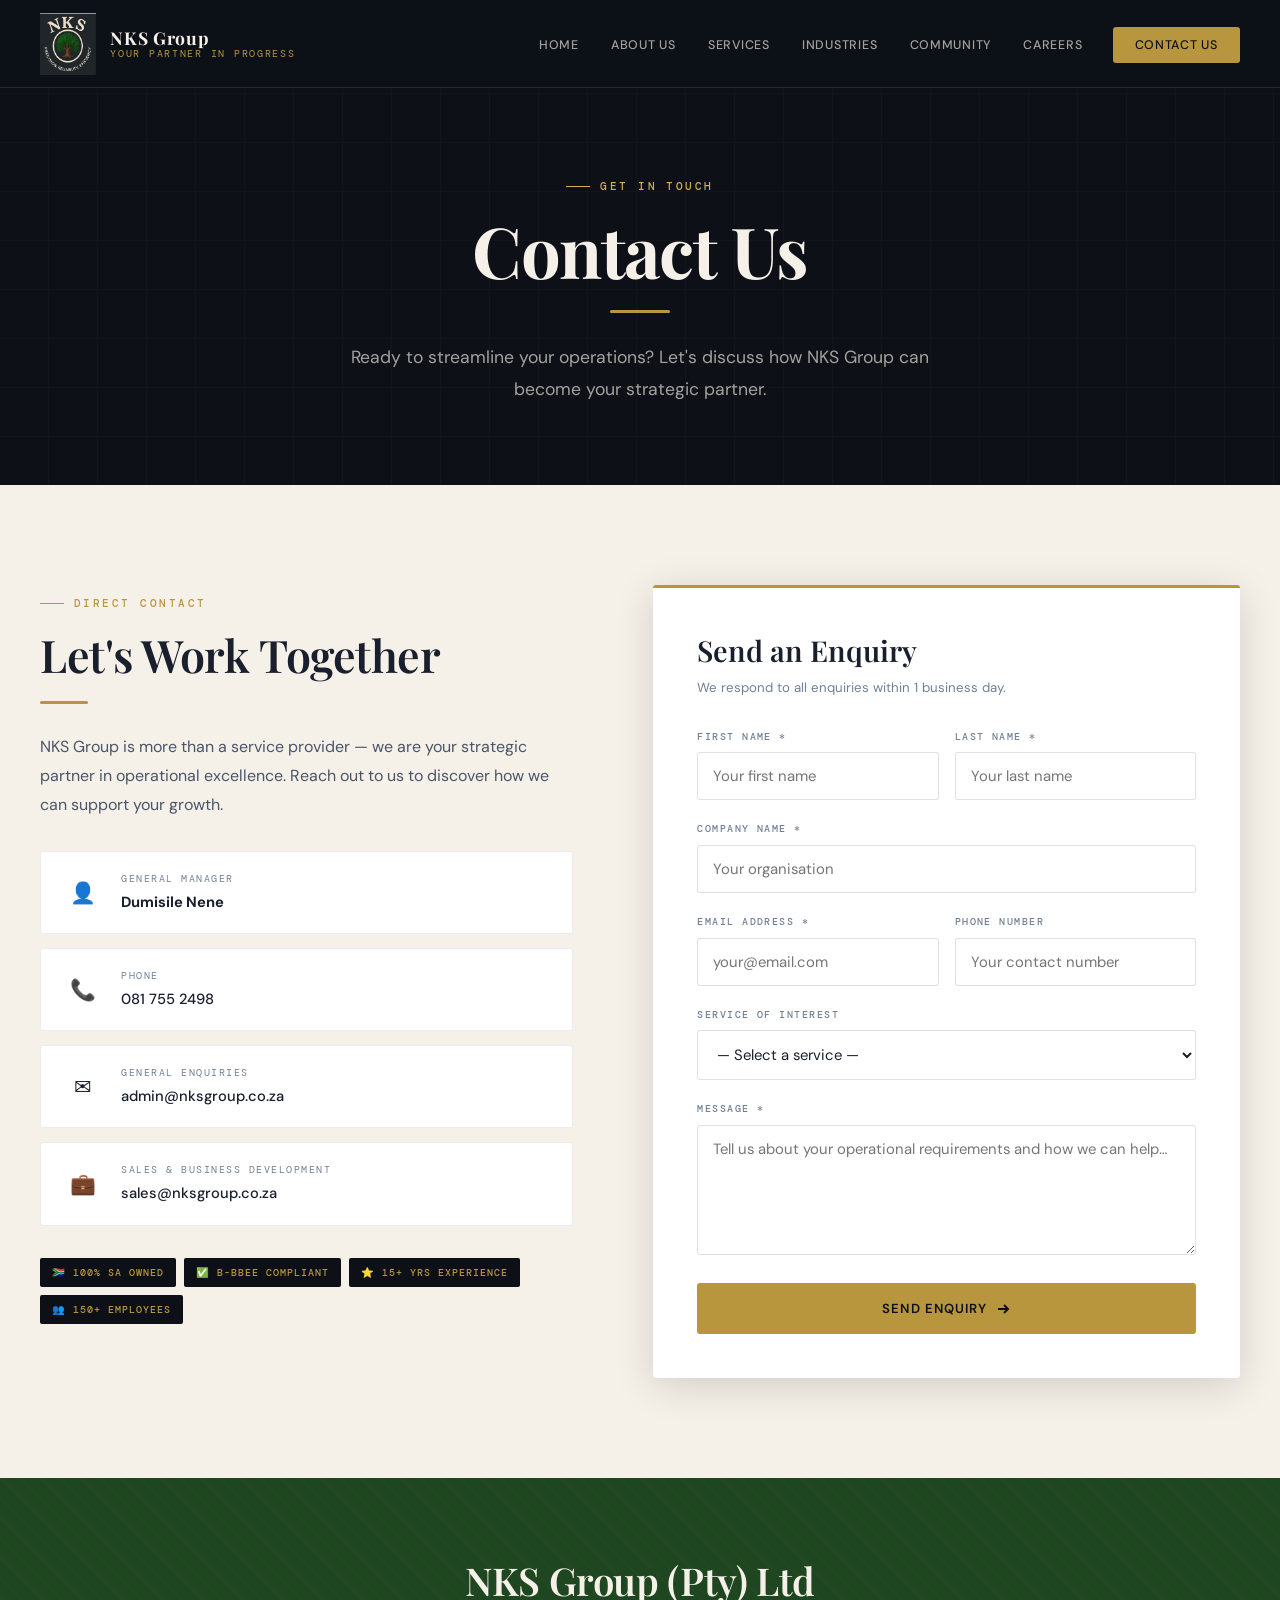
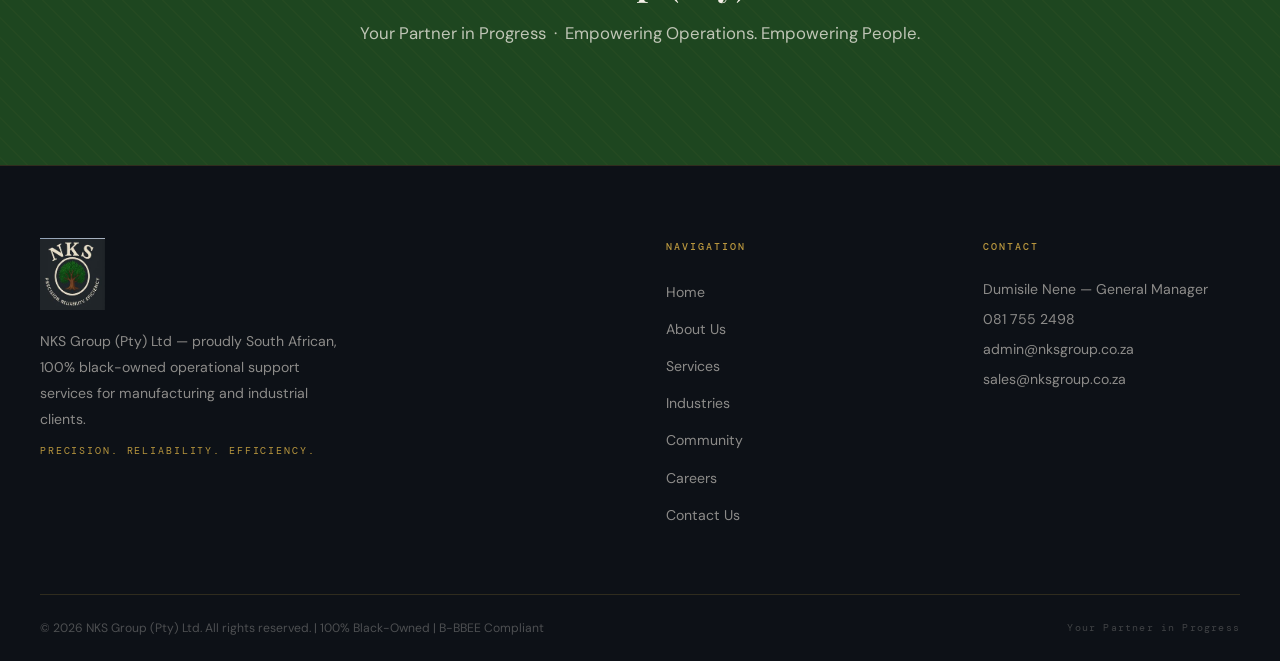
<file: contact.html>
<!DOCTYPE html>
<html lang="en">
<head>
  <meta charset="UTF-8"/><meta name="viewport" content="width=device-width, initial-scale=1.0"/>
  <meta name="description" content="Contact NKS Group — Schedule a consultation or send an enquiry to our General Manager Dumisile Nene."/>
  <title>Contact Us — NKS Group (Pty) Ltd</title>
  <link rel="stylesheet" href="css/style.css"/>
</head>
<body>

<nav class="navbar" id="navbar">
  <div class="nav-inner">
    <a href="index.html" class="nav-logo"><img src="images/logo.png" alt="NKS Group"/><div class="nav-logo-text"><strong>NKS Group</strong><span>Your Partner in Progress</span></div></a>
    <button class="nav-toggle" id="navToggle" aria-expanded="false" aria-label="Toggle navigation"><span></span><span></span><span></span></button>
    <ul class="nav-links" id="navLinks">
      <li><a href="index.html">Home</a></li><li><a href="about.html">About Us</a></li>
      <li><a href="services.html">Services</a></li><li><a href="industries.html">Industries</a></li>
      <li><a href="community.html">Community</a></li><li><a href="careers.html">Careers</a></li>
      <li><a href="contact.html" class="active nav-cta-btn">Contact Us</a></li>
    </ul>
  </div>
</nav>

<div class="page-hero"><div class="wrap page-hero-inner">
  <div class="eyebrow light">Get in Touch</div>
  <h1>Contact Us</h1>
  <div class="page-hero-line"></div>
  <p>Ready to streamline your operations? Let's discuss how NKS Group can become your strategic partner.</p>
</div></div>

<section class="section contact-section">
  <div class="wrap">
    <div class="contact-grid">

      <!-- LEFT — contact info -->
      <div>
        <div class="eyebrow">Direct Contact</div>
        <h2>Let's Work Together</h2>
        <span class="gold-line"></span>
        <p>NKS Group is more than a service provider — we are your strategic partner in operational excellence. Reach out to us to discover how we can support your growth.</p>

        <div class="contact-cards">
          <div class="contact-card fade-up">
            <div class="cc-icon">👤</div>
            <div><div class="cc-label">General Manager</div><div class="cc-val"><strong>Dumisile Nene</strong></div></div>
          </div>
          <div class="contact-card fade-up">
            <div class="cc-icon">📞</div>
            <div><div class="cc-label">Phone</div><div class="cc-val"><a href="tel:0817552498">081 755 2498</a></div></div>
          </div>
          <div class="contact-card fade-up">
            <div class="cc-icon">✉️</div>
            <div><div class="cc-label">General Enquiries</div><div class="cc-val"><a href="mailto:admin@nksgroup.co.za">admin@nksgroup.co.za</a></div></div>
          </div>
          <div class="contact-card fade-up">
            <div class="cc-icon">💼</div>
            <div><div class="cc-label">Sales &amp; Business Development</div><div class="cc-val"><a href="mailto:sales@nksgroup.co.za">sales@nksgroup.co.za</a></div></div>
          </div>
        </div>

        <div class="trust-badges">
          <span class="trust-badge">🇿🇦 100% SA Owned</span>
          <span class="trust-badge">✅ B-BBEE Compliant</span>
          <span class="trust-badge">⭐ 15+ Yrs Experience</span>
          <span class="trust-badge">👥 150+ Employees</span>
        </div>
      </div>

      <!-- RIGHT — enquiry form -->
      <div>
        <div class="form-wrap fade-up">
          <h3>Send an Enquiry</h3>
          <p class="form-note">We respond to all enquiries within 1 business day.</p>
          <form id="contactForm" novalidate>
            <div class="form-row">
              <div class="form-group">
                <label for="fname">First Name *</label>
                <input type="text" id="fname" name="fname" required placeholder="Your first name"/>
              </div>
              <div class="form-group">
                <label for="lname">Last Name *</label>
                <input type="text" id="lname" name="lname" required placeholder="Your last name"/>
              </div>
            </div>
            <div class="form-group">
              <label for="company">Company Name *</label>
              <input type="text" id="company" name="company" required placeholder="Your organisation"/>
            </div>
            <div class="form-row">
              <div class="form-group">
                <label for="email">Email Address *</label>
                <input type="email" id="email" name="email" required placeholder="your@email.com"/>
              </div>
              <div class="form-group">
                <label for="phone">Phone Number</label>
                <input type="tel" id="phone" name="phone" placeholder="Your contact number"/>
              </div>
            </div>
            <div class="form-group">
              <label for="service">Service of Interest</label>
              <select id="service" name="service">
                <option value="">— Select a service —</option>
                <option>Rework &amp; Packaging</option>
                <option>Cleaning &amp; Hygiene Services</option>
                <option>Maintenance Support</option>
                <option>Warehouse Management</option>
                <option>Inbound &amp; Outbound Logistics</option>
                <option>Labour Supply</option>
                <option>Multiple Services / General Enquiry</option>
              </select>
            </div>
            <div class="form-group">
              <label for="message">Message *</label>
              <textarea id="message" name="message" rows="5" required placeholder="Tell us about your operational requirements and how we can help…"></textarea>
            </div>
            <button type="submit" class="btn btn-gold btn-full">
              Send Enquiry
              <svg viewBox="0 0 16 16" fill="none" stroke="currentColor" stroke-width="2"><path d="M3 8h10M9 4l4 4-4 4"/></svg>
            </button>
          </form>
        </div>
      </div>

    </div>
  </div>
</section>

<section class="cta-band"><div class="cta-band-inner">
  <h2>NKS Group (Pty) Ltd</h2>
  <p>Your Partner in Progress &nbsp;·&nbsp; Empowering Operations. Empowering People.</p>
</div></section>

<footer class="footer"><div class="wrap">
  <div class="footer-grid">
    <div class="footer-brand"><img src="images/logo.png" alt="NKS Group"/><p>NKS Group (Pty) Ltd — proudly South African, 100% black-owned operational support services for manufacturing and industrial clients.</p><div class="footer-tagline">Precision. Reliability. Efficiency.</div></div>
    <div class="footer-col"><h4>Navigation</h4><ul><li><a href="index.html">Home</a></li><li><a href="about.html">About Us</a></li><li><a href="services.html">Services</a></li><li><a href="industries.html">Industries</a></li><li><a href="community.html">Community</a></li><li><a href="careers.html">Careers</a></li><li><a href="contact.html">Contact Us</a></li></ul></div>
    <div class="footer-col"><h4>Contact</h4><p>Dumisile Nene — General Manager</p><p><a href="tel:0817552498">081 755 2498</a></p><p><a href="mailto:admin@nksgroup.co.za">admin@nksgroup.co.za</a></p><p><a href="mailto:sales@nksgroup.co.za">sales@nksgroup.co.za</a></p></div>
  </div>
  <div class="footer-bottom"><p>© <span id="year"></span> NKS Group (Pty) Ltd. All rights reserved. | 100% Black-Owned | B-BBEE Compliant</p><span class="footer-bottom-right">Your Partner in Progress</span></div>
</div></footer>
<script src="js/main.js"></script>
</body>
</html>
</file>
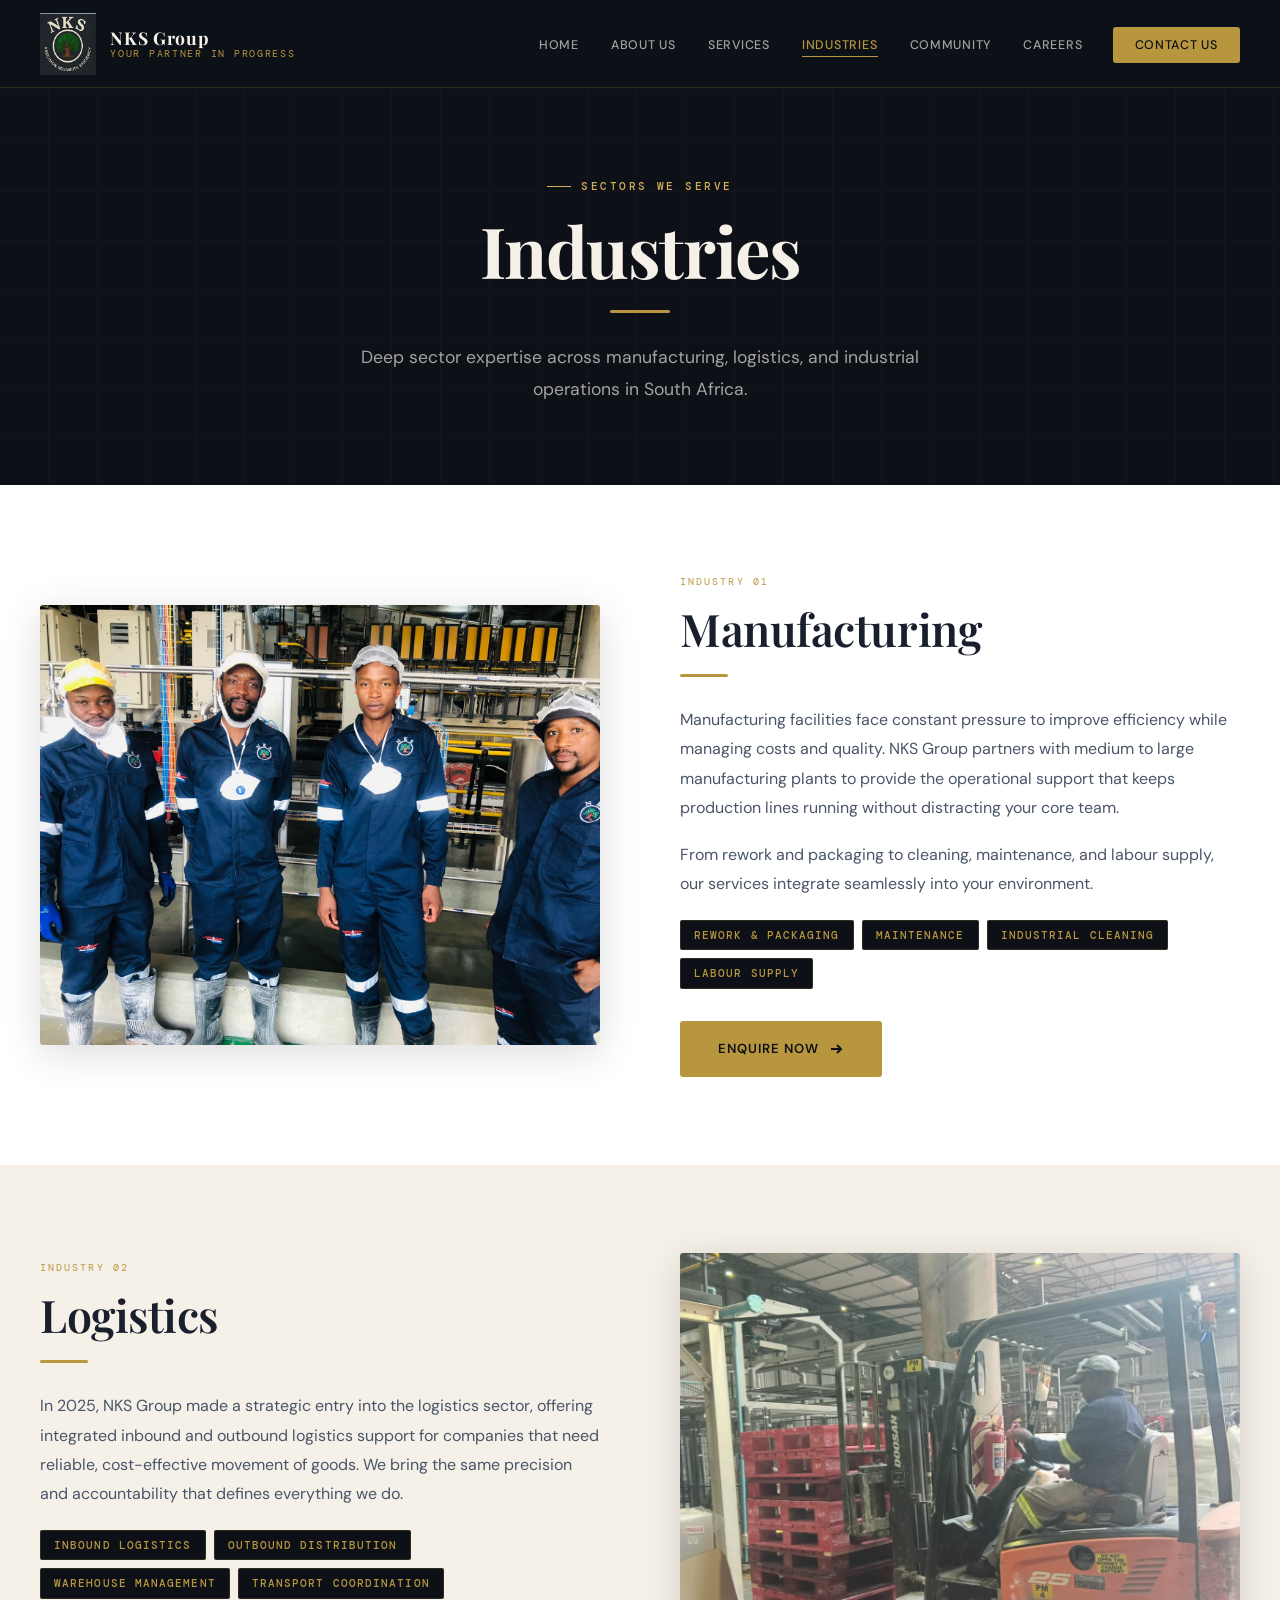
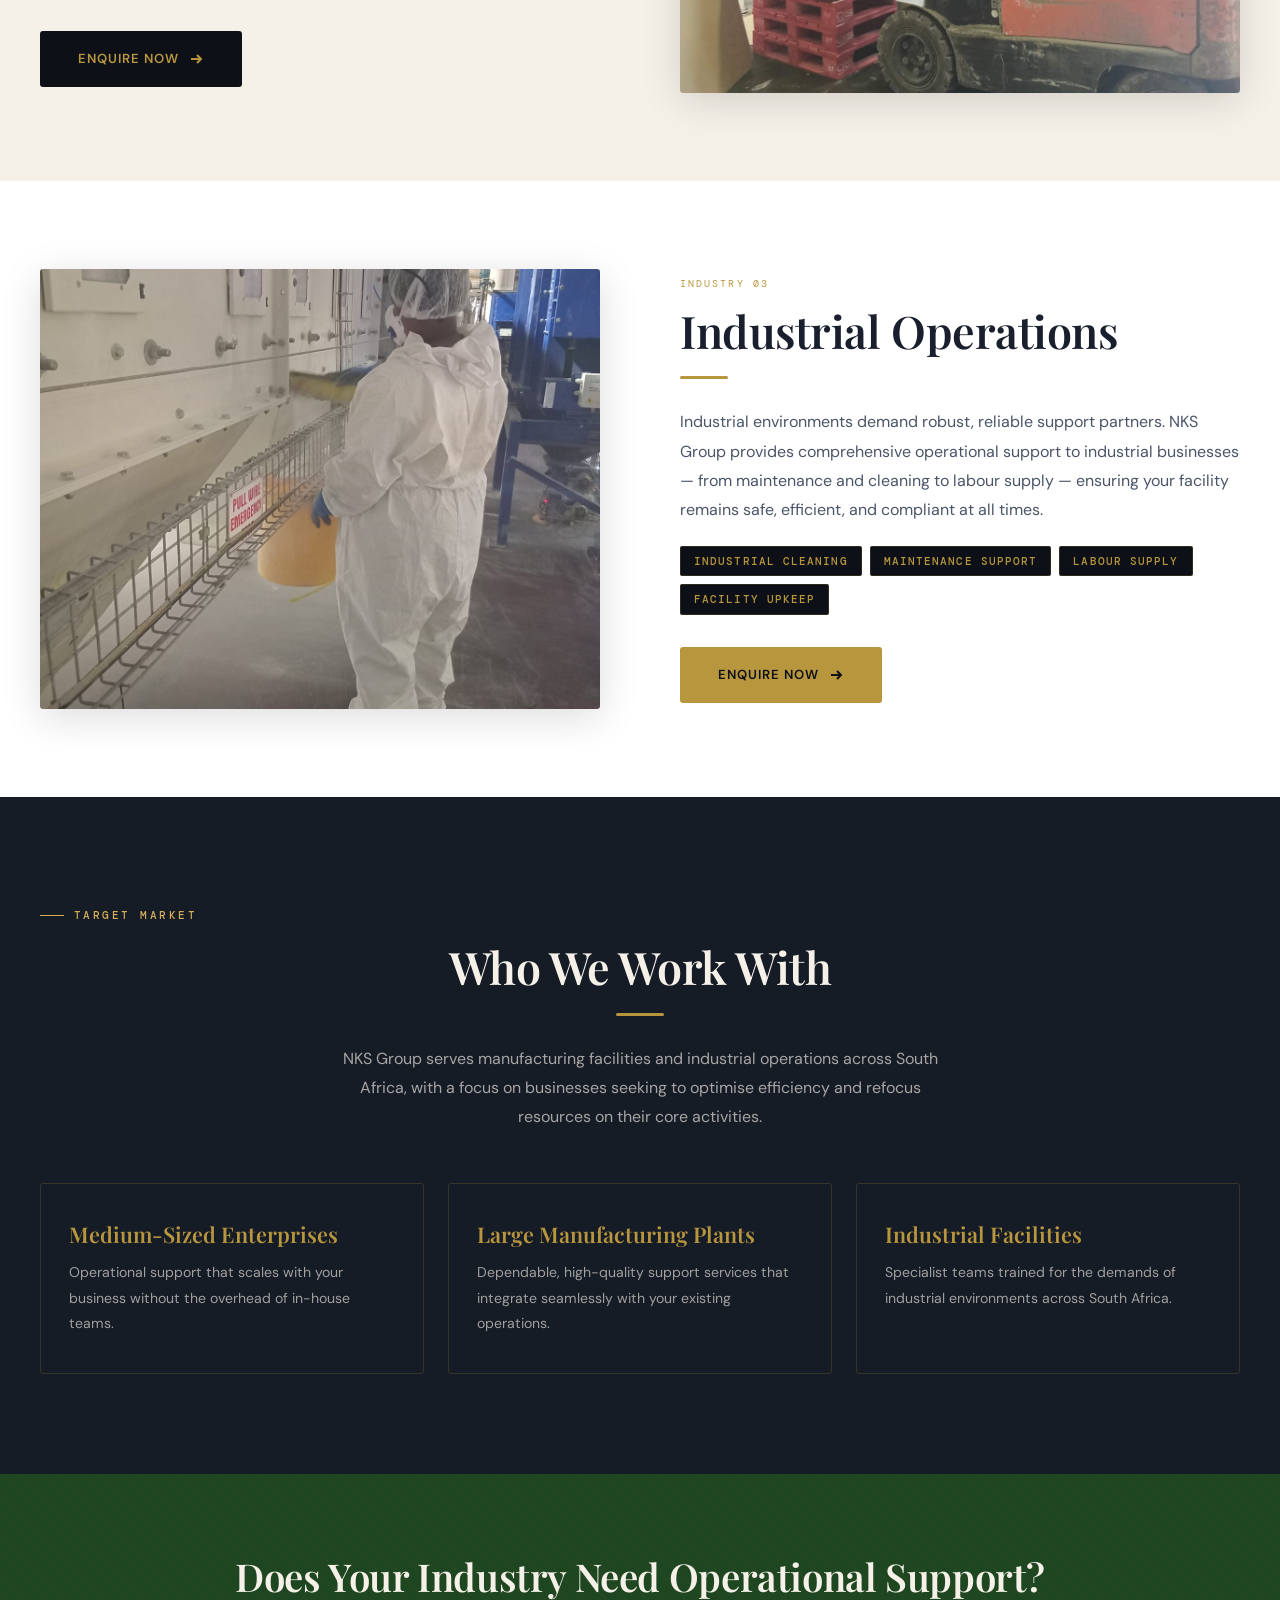
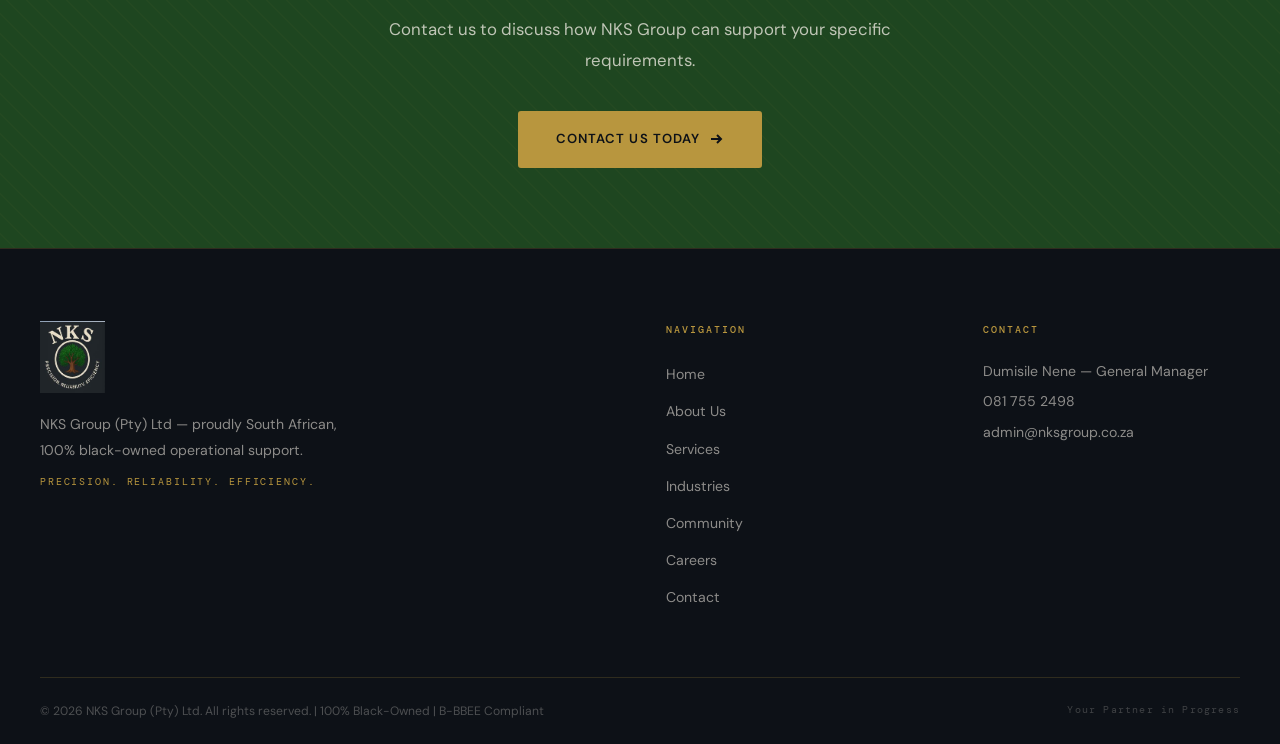
<file: industries.html>
<!DOCTYPE html>
<html lang="en">
<head>
  <meta charset="UTF-8"/><meta name="viewport" content="width=device-width, initial-scale=1.0"/>
  <title>Industries — NKS Group (Pty) Ltd</title>
  <link rel="stylesheet" href="css/style.css"/>
</head>
<body>
<nav class="navbar" id="navbar"><div class="nav-inner">
  <a href="index.html" class="nav-logo"><img src="images/logo.png" alt="NKS Group"/><div class="nav-logo-text"><strong>NKS Group</strong><span>Your Partner in Progress</span></div></a>
  <button class="nav-toggle" id="navToggle" aria-expanded="false" aria-label="Toggle navigation"><span></span><span></span><span></span></button>
  <ul class="nav-links" id="navLinks">
    <li><a href="index.html">Home</a></li><li><a href="about.html">About Us</a></li><li><a href="services.html">Services</a></li>
    <li><a href="industries.html" class="active">Industries</a></li><li><a href="community.html">Community</a></li>
    <li><a href="careers.html">Careers</a></li><li><a href="contact.html" class="nav-cta-btn">Contact Us</a></li>
  </ul>
</div></nav>

<div class="page-hero"><div class="wrap page-hero-inner">
  <div class="eyebrow light">Sectors We Serve</div>
  <h1>Industries</h1>
  <div class="page-hero-line"></div>
  <p>Deep sector expertise across manufacturing, logistics, and industrial operations in South Africa.</p>
</div></div>

<div class="svc-detail"><div class="wrap grid-2">
  <div class="col-img fade-up"><img src="images/maintenance-support.jpg" alt="NKS Manufacturing Team" class="svc-img"/></div>
  <div class="col-txt">
    <span class="ind-tag">Industry 01</span>
    <h2>Manufacturing</h2>
    <span class="gold-line"></span>
    <p>Manufacturing facilities face constant pressure to improve efficiency while managing costs and quality. NKS Group partners with medium to large manufacturing plants to provide the operational support that keeps production lines running without distracting your core team.</p>
    <p>From rework and packaging to cleaning, maintenance, and labour supply, our services integrate seamlessly into your environment.</p>
    <div class="ind-chips"><span class="ind-chip">Rework &amp; Packaging</span><span class="ind-chip">Maintenance</span><span class="ind-chip">Industrial Cleaning</span><span class="ind-chip">Labour Supply</span></div>
    <a href="contact.html" class="btn btn-gold">Enquire Now <svg viewBox="0 0 16 16" fill="none" stroke="currentColor" stroke-width="2"><path d="M3 8h10M9 4l4 4-4 4"/></svg></a>
  </div>
</div></div>

<div class="svc-detail alt"><div class="wrap grid-2 flip">
  <div class="col-img fade-up"><img src="images/warehouse-service.jpg" alt="NKS Group logistics and warehousing operations" class="svc-img"/></div>
  <div class="col-txt">
    <span class="ind-tag">Industry 02</span>
    <h2>Logistics</h2>
    <span class="gold-line"></span>
    <p>In 2025, NKS Group made a strategic entry into the logistics sector, offering integrated inbound and outbound logistics support for companies that need reliable, cost-effective movement of goods. We bring the same precision and accountability that defines everything we do.</p>
    <div class="ind-chips"><span class="ind-chip">Inbound Logistics</span><span class="ind-chip">Outbound Distribution</span><span class="ind-chip">Warehouse Management</span><span class="ind-chip">Transport Coordination</span></div>
    <a href="contact.html" class="btn btn-dark">Enquire Now <svg viewBox="0 0 16 16" fill="none" stroke="currentColor" stroke-width="2"><path d="M3 8h10M9 4l4 4-4 4"/></svg></a>
  </div>
</div></div>

<div class="svc-detail"><div class="wrap grid-2">
  <div class="col-img fade-up"><img src="images/cleaning-hygiene.jpg" alt="Industrial Operations" class="svc-img"/></div>
  <div class="col-txt">
    <span class="ind-tag">Industry 03</span>
    <h2>Industrial Operations</h2>
    <span class="gold-line"></span>
    <p>Industrial environments demand robust, reliable support partners. NKS Group provides comprehensive operational support to industrial businesses — from maintenance and cleaning to labour supply — ensuring your facility remains safe, efficient, and compliant at all times.</p>
    <div class="ind-chips"><span class="ind-chip">Industrial Cleaning</span><span class="ind-chip">Maintenance Support</span><span class="ind-chip">Labour Supply</span><span class="ind-chip">Facility Upkeep</span></div>
    <a href="contact.html" class="btn btn-gold">Enquire Now <svg viewBox="0 0 16 16" fill="none" stroke="currentColor" stroke-width="2"><path d="M3 8h10M9 4l4 4-4 4"/></svg></a>
  </div>
</div></div>

<section class="section" style="background:var(--navy-2)"><div class="wrap">
  <div class="eyebrow light txt-center">Target Market</div>
  <h2 style="color:var(--cream);text-align:center">Who We Work With</h2>
  <span class="gold-line center"></span>
  <p style="color:rgba(245,240,232,0.65);text-align:center;max-width:620px;margin:0 auto 52px">NKS Group serves manufacturing facilities and industrial operations across South Africa, with a focus on businesses seeking to optimise efficiency and refocus resources on their core activities.</p>
  <div class="target-grid">
    <div class="target-card fade-up"><h3>Medium-Sized Enterprises</h3><p>Operational support that scales with your business without the overhead of in-house teams.</p></div>
    <div class="target-card fade-up"><h3>Large Manufacturing Plants</h3><p>Dependable, high-quality support services that integrate seamlessly with your existing operations.</p></div>
    <div class="target-card fade-up"><h3>Industrial Facilities</h3><p>Specialist teams trained for the demands of industrial environments across South Africa.</p></div>
  </div>
</div></section>

<section class="cta-band"><div class="cta-band-inner">
  <h2>Does Your Industry Need Operational Support?</h2>
  <p>Contact us to discuss how NKS Group can support your specific requirements.</p>
  <a href="contact.html" class="btn btn-gold">Contact Us Today <svg viewBox="0 0 16 16" fill="none" stroke="currentColor" stroke-width="2"><path d="M3 8h10M9 4l4 4-4 4"/></svg></a>
</div></section>

<footer class="footer"><div class="wrap">
  <div class="footer-grid">
    <div class="footer-brand"><img src="images/logo.png" alt="NKS Group"/><p>NKS Group (Pty) Ltd — proudly South African, 100% black-owned operational support.</p><div class="footer-tagline">Precision. Reliability. Efficiency.</div></div>
    <div class="footer-col"><h4>Navigation</h4><ul><li><a href="index.html">Home</a></li><li><a href="about.html">About Us</a></li><li><a href="services.html">Services</a></li><li><a href="industries.html">Industries</a></li><li><a href="community.html">Community</a></li><li><a href="careers.html">Careers</a></li><li><a href="contact.html">Contact</a></li></ul></div>
    <div class="footer-col"><h4>Contact</h4><p>Dumisile Nene — General Manager</p><p><a href="tel:0817552498">081 755 2498</a></p><p><a href="mailto:admin@nksgroup.co.za">admin@nksgroup.co.za</a></p></div>
  </div>
  <div class="footer-bottom"><p>© <span id="year"></span> NKS Group (Pty) Ltd. All rights reserved. | 100% Black-Owned | B-BBEE Compliant</p><span class="footer-bottom-right">Your Partner in Progress</span></div>
</div></footer>
<script src="js/main.js"></script>
</body></html>
</file>
<file: css/style.css>
/* ═══════════════════════════════════════════════════════════
   NKS GROUP — EXECUTIVE WEBSITE
   Aesthetic: Luxury Industrial · Dark Authority · Gold Precision
   Fonts: Playfair Display (display) + DM Sans (body)
   Palette: Deep Navy #0d1117 · Forest Green #1e4620 · 
            Gold #b8963e · Cream #f5f0e8 · Steel #8a9bb0
   ═══════════════════════════════════════════════════════════ */

@import url('https://fonts.googleapis.com/css2?family=Playfair+Display:ital,wght@0,400;0,600;0,700;0,900;1,400;1,600&family=DM+Sans:wght@300;400;500;600&family=DM+Mono:wght@400;500&display=swap');

:root {
  --navy:        #0d1117;
  --navy-2:      #161c26;
  --navy-3:      #1e2736;
  --green:       #1e4620;
  --green-2:     #2a5e2d;
  --green-light: #2d6b30;
  --gold:        #b8963e;
  --gold-2:      #d4ae58;
  --gold-light:  #e8c97a;
  --cream:       #f5f0e8;
  --cream-2:     #ede7d9;
  --steel:       #8a9bb0;
  --white:       #ffffff;
  --text-dark:   #1a1f2e;
  --text-mid:    #4a5568;
  --text-light:  #718096;
  --border-dark: rgba(184,150,62,0.2);
  --border-light: rgba(184,150,62,0.15);

  --font-display: 'Playfair Display', Georgia, serif;
  --font-body:    'DM Sans', system-ui, sans-serif;
  --font-mono:    'DM Mono', monospace;

  --max-w:    1280px;
  --nav-h:    88px;
  --r:        3px;
  --shadow-sm: 0 2px 12px rgba(0,0,0,0.08);
  --shadow:    0 8px 40px rgba(0,0,0,0.14);
  --shadow-lg: 0 20px 60px rgba(0,0,0,0.22);
  --transition: all 0.32s cubic-bezier(0.4, 0, 0.2, 1);
}

/* ── RESET & BASE ── */
*, *::before, *::after { box-sizing: border-box; margin: 0; padding: 0; }
html { scroll-behavior: smooth; font-size: 16px; }
body { font-family: var(--font-body); color: var(--text-dark); background: var(--white); line-height: 1.7; overflow-x: hidden; -webkit-font-smoothing: antialiased; }
img { max-width: 100%; height: auto; display: block; }
a { color: inherit; text-decoration: none; }
ul { list-style: none; }
button { cursor: pointer; border: none; background: none; font-family: inherit; }

/* ── TYPOGRAPHY ── */
h1 { font-family: var(--font-display); font-size: clamp(2.6rem, 5.5vw, 4.8rem); font-weight: 700; line-height: 1.08; letter-spacing: -0.02em; }
h2 { font-family: var(--font-display); font-size: clamp(2rem, 3.5vw, 3.2rem); font-weight: 600; line-height: 1.15; letter-spacing: -0.01em; }
h3 { font-family: var(--font-display); font-size: clamp(1.3rem, 2vw, 1.75rem); font-weight: 600; line-height: 1.3; }
h4 { font-family: var(--font-body); font-size: 0.95rem; font-weight: 600; }
p  { font-size: 1rem; line-height: 1.82; color: var(--text-mid); }

/* ── LAYOUT ── */
.wrap    { max-width: var(--max-w); margin: 0 auto; padding: 0 40px; }
.section { padding: 100px 0; }
.section-sm { padding: 64px 0; }
.grid-2  { display: grid; grid-template-columns: 1fr 1fr; gap: 80px; align-items: center; }
.grid-3  { display: grid; grid-template-columns: repeat(3, 1fr); gap: 28px; }
.grid-4  { display: grid; grid-template-columns: repeat(4, 1fr); gap: 24px; }
.grid-2.flip .col-img { order: 2; }
.grid-2.flip .col-txt { order: 1; }
.txt-center { text-align: center; }

/* ── LABELS / EYEBROWS ── */
.eyebrow {
  display: inline-flex; align-items: center; gap: 10px;
  font-family: var(--font-mono); font-size: 0.7rem; font-weight: 500;
  letter-spacing: 0.22em; text-transform: uppercase; color: var(--gold);
  margin-bottom: 16px;
}
.eyebrow::before { content: ''; display: block; width: 24px; height: 1px; background: var(--gold); }
.eyebrow.light { color: var(--gold-2); }
.eyebrow.light::before { background: var(--gold-2); }

/* ── BUTTONS ── */
.btn {
  display: inline-flex; align-items: center; gap: 8px;
  font-family: var(--font-body); font-size: 0.82rem; font-weight: 600;
  letter-spacing: 0.08em; text-transform: uppercase;
  padding: 15px 36px; border-radius: var(--r);
  transition: var(--transition); position: relative; overflow: hidden;
}
.btn-gold { background: var(--gold); color: var(--navy); border: 2px solid var(--gold); }
.btn-gold:hover { background: var(--gold-2); border-color: var(--gold-2); transform: translateY(-2px); box-shadow: 0 10px 28px rgba(184,150,62,0.4); }
.btn-ghost { background: transparent; color: var(--cream); border: 2px solid rgba(245,240,232,0.35); }
.btn-ghost:hover { border-color: var(--gold); color: var(--gold); }
.btn-dark { background: var(--navy); color: var(--gold); border: 2px solid var(--navy); }
.btn-dark:hover { background: var(--navy-3); transform: translateY(-2px); box-shadow: var(--shadow-sm); }
.btn-outline-gold { background: transparent; color: var(--gold); border: 2px solid var(--gold); }
.btn-outline-gold:hover { background: var(--gold); color: var(--navy); }
.btn svg { width: 16px; height: 16px; transition: transform 0.2s; }
.btn:hover svg { transform: translateX(3px); }

/* ── DIVIDER LINE ── */
.gold-line { display: block; width: 48px; height: 3px; background: var(--gold); margin: 20px 0 28px; border-radius: 2px; }
.gold-line.center { margin: 20px auto 28px; }

/* ══════════════════════════════════════════════════
   NAVIGATION
══════════════════════════════════════════════════ */
.navbar {
  position: fixed; top: 0; left: 0; right: 0; z-index: 999;
  height: var(--nav-h);
  background: rgba(13,17,23,0.96);
  backdrop-filter: blur(20px) saturate(180%);
  border-bottom: 1px solid var(--border-dark);
  transition: var(--transition);
}
.navbar.scrolled { height: 72px; background: rgba(13,17,23,0.99); }
.nav-inner {
  max-width: var(--max-w); margin: 0 auto; padding: 0 40px;
  height: 100%; display: flex; align-items: center; justify-content: space-between;
}
.nav-logo { display: flex; align-items: center; gap: 14px; }
.nav-logo img { height: 62px; width: auto; transition: var(--transition); }
.navbar.scrolled .nav-logo img { height: 52px; }
.nav-logo-text { display: flex; flex-direction: column; line-height: 1.2; }
.nav-logo-text strong { font-family: var(--font-display); font-size: 1.1rem; font-weight: 700; color: var(--cream); letter-spacing: 0.04em; }
.nav-logo-text span { font-family: var(--font-mono); font-size: 0.6rem; letter-spacing: 0.18em; text-transform: uppercase; color: var(--gold); }
.nav-links { display: flex; align-items: center; gap: 4px; }
.nav-links a {
  font-size: 0.78rem; font-weight: 500; letter-spacing: 0.06em; text-transform: uppercase;
  color: rgba(245,240,232,0.65); padding: 8px 14px; border-radius: var(--r);
  transition: var(--transition); position: relative;
}
.nav-links a::after {
  content: ''; position: absolute; bottom: 4px; left: 14px; right: 14px;
  height: 1px; background: var(--gold); transform: scaleX(0);
  transform-origin: left; transition: transform 0.3s ease;
}
.nav-links a:hover { color: var(--cream); }
.nav-links a:hover::after, .nav-links a.active::after { transform: scaleX(1); }
.nav-links a.active { color: var(--gold); }
.nav-cta-btn {
  font-size: 0.75rem; font-weight: 600; letter-spacing: 0.1em; text-transform: uppercase;
  background: var(--gold); color: var(--navy) !important; padding: 10px 22px !important;
  border-radius: var(--r); margin-left: 12px; transition: var(--transition) !important;
}
.nav-cta-btn::after { display: none !important; }
.nav-cta-btn:hover { background: var(--gold-2) !important; transform: translateY(-1px); box-shadow: 0 6px 20px rgba(184,150,62,0.35) !important; }
.nav-toggle { display: none; flex-direction: column; gap: 5px; padding: 8px; }
.nav-toggle span { display: block; width: 22px; height: 2px; background: var(--cream); border-radius: 2px; transition: var(--transition); }

/* ══════════════════════════════════════════════════
   HERO — HOMEPAGE
══════════════════════════════════════════════════ */
.hero {
  min-height: 100vh;
  background: var(--navy);
  display: grid; grid-template-columns: 1fr 1fr;
  align-items: center;
  padding: calc(var(--nav-h) + 60px) 80px 80px;
  gap: 60px;
  position: relative; overflow: hidden;
}
.hero-texture {
  position: absolute; inset: 0; pointer-events: none; opacity: 0.035;
  background-image:
    repeating-linear-gradient(0deg, transparent, transparent 48px, rgba(184,150,62,1) 48px, rgba(184,150,62,1) 49px),
    repeating-linear-gradient(90deg, transparent, transparent 48px, rgba(184,150,62,1) 48px, rgba(184,150,62,1) 49px);
}
.hero-glow {
  position: absolute; width: 600px; height: 600px; border-radius: 50%;
  background: radial-gradient(circle, rgba(30,70,32,0.35) 0%, transparent 70%);
  top: -100px; right: -100px; pointer-events: none;
}
.hero-content { position: relative; z-index: 2; }
.hero-badge {
  display: inline-flex; align-items: center; gap: 8px;
  font-family: var(--font-mono); font-size: 0.68rem; font-weight: 500;
  letter-spacing: 0.2em; text-transform: uppercase; color: var(--gold);
  border: 1px solid var(--border-dark); padding: 7px 16px; border-radius: 2px;
  margin-bottom: 32px; background: rgba(184,150,62,0.06);
}
.hero-badge::before { content: ''; width: 6px; height: 6px; border-radius: 50%; background: var(--gold); animation: pulse 2s infinite; }
@keyframes pulse { 0%,100%{opacity:1;transform:scale(1)} 50%{opacity:0.4;transform:scale(0.8)} }
.hero h1 { color: var(--cream); margin-bottom: 28px; }
.hero h1 em { font-style: italic; color: var(--gold); }
.hero-lead { font-size: 1.08rem; color: rgba(245,240,232,0.68); max-width: 500px; margin-bottom: 44px; line-height: 1.85; }
.hero-actions { display: flex; gap: 16px; flex-wrap: wrap; margin-bottom: 64px; }
.hero-stats { display: flex; gap: 0; border-top: 1px solid var(--border-dark); padding-top: 32px; }
.hero-stat { flex: 1; padding-right: 32px; }
.hero-stat + .hero-stat { padding-left: 32px; padding-right: 32px; border-left: 1px solid var(--border-dark); }
.hero-stat:last-child { padding-right: 0; }
.stat-n { font-family: var(--font-display); font-size: 2.8rem; font-weight: 700; color: var(--gold); line-height: 1; }
.stat-l { font-family: var(--font-mono); font-size: 0.65rem; letter-spacing: 0.15em; text-transform: uppercase; color: rgba(245,240,232,0.45); margin-top: 6px; display: block; }

/* Hero image side */
.hero-img-col { position: relative; z-index: 2; }
.hero-img-stack { position: relative; }
.hero-img-main { border-radius: 4px; overflow: hidden; position: relative; }
.hero-img-main img { width: 100%; height: 560px; object-fit: cover; object-position: center top; display: block; }
.hero-img-main::after {
  content: ''; position: absolute; inset: 0;
  background: linear-gradient(135deg, rgba(30,70,32,0.25) 0%, transparent 50%, rgba(13,17,23,0.4) 100%);
}
.hero-img-tag {
  position: absolute; bottom: -1px; left: 0; right: 0;
  background: linear-gradient(to top, rgba(13,17,23,0.95) 0%, transparent 100%);
  padding: 48px 28px 24px;
}
.hero-img-tag-inner {
  display: flex; align-items: center; justify-content: space-between;
}
.hero-img-label { font-family: var(--font-mono); font-size: 0.65rem; letter-spacing: 0.18em; text-transform: uppercase; color: var(--gold); }
.hero-img-title { font-family: var(--font-display); font-size: 1.1rem; color: var(--cream); margin-top: 4px; }
.hero-accent-box {
  position: absolute; top: -20px; right: -20px;
  background: var(--gold); color: var(--navy);
  padding: 20px 24px; border-radius: var(--r);
  text-align: center; box-shadow: var(--shadow);
  z-index: 3;
}
.hero-accent-box .n { font-family: var(--font-display); font-size: 2.2rem; font-weight: 900; line-height: 1; }
.hero-accent-box .l { font-family: var(--font-mono); font-size: 0.6rem; letter-spacing: 0.15em; text-transform: uppercase; margin-top: 4px; }

/* ══════════════════════════════════════════════════
   TRUST STRIP
══════════════════════════════════════════════════ */
.trust-strip {
  background: var(--green); padding: 0;
  border-top: 1px solid rgba(255,255,255,0.06);
  border-bottom: 1px solid rgba(255,255,255,0.06);
  overflow: hidden;
}
.trust-scroll {
  display: flex; align-items: center; gap: 0;
  white-space: nowrap; padding: 16px 0;
}
.trust-item {
  display: inline-flex; align-items: center; gap: 10px;
  font-family: var(--font-mono); font-size: 0.68rem; font-weight: 500;
  letter-spacing: 0.16em; text-transform: uppercase; color: rgba(245,240,232,0.85);
  padding: 0 32px; border-right: 1px solid rgba(255,255,255,0.12);
}
.trust-item svg { color: var(--gold-2); flex-shrink: 0; }

/* ══════════════════════════════════════════════════
   PAGE HERO (inner pages)
══════════════════════════════════════════════════ */
.page-hero {
  background: var(--navy); position: relative; overflow: hidden;
  padding: calc(var(--nav-h) + 80px) 0 80px;
}
.page-hero::before {
  content: ''; position: absolute; inset: 0; pointer-events: none;
  opacity: 0.03;
  background-image:
    repeating-linear-gradient(0deg, transparent, transparent 48px, rgba(184,150,62,1) 48px, rgba(184,150,62,1) 49px),
    repeating-linear-gradient(90deg, transparent, transparent 48px, rgba(184,150,62,1) 48px, rgba(184,150,62,1) 49px);
}
.page-hero-inner { position: relative; z-index: 1; text-align: center; }
.page-hero h1 { color: var(--cream); margin-bottom: 18px; }
.page-hero p { color: rgba(245,240,232,0.65); font-size: 1.1rem; max-width: 580px; margin: 0 auto; }
.page-hero-line {
  width: 60px; height: 3px; background: var(--gold); border-radius: 2px;
  margin: 22px auto 28px;
}

/* ══════════════════════════════════════════════════
   ABOUT PREVIEW (home)
══════════════════════════════════════════════════ */
.about-preview { background: var(--cream); }
.about-preview .col-txt p { margin-bottom: 18px; }
.value-cards { display: grid; grid-template-columns: 1fr 1fr; gap: 14px; margin-top: 4px; }
.val-card {
  background: var(--white); border: 1px solid rgba(0,0,0,0.07);
  border-left: 3px solid var(--gold); border-radius: var(--r);
  padding: 20px 18px; transition: var(--transition);
}
.val-card:hover { box-shadow: var(--shadow-sm); transform: translateY(-3px); }
.val-card i { font-size: 1.3rem; margin-bottom: 8px; display: block; }
.val-card strong { display: block; font-size: 0.9rem; font-weight: 600; color: var(--text-dark); margin-bottom: 4px; }
.val-card p { font-size: 0.82rem; color: var(--text-light); margin: 0; line-height: 1.6; }

/* ══════════════════════════════════════════════════
   SERVICES OVERVIEW (home dark strip)
══════════════════════════════════════════════════ */
.svc-strip { background: var(--navy-2); }
.svc-strip h2 { color: var(--cream); }
.svc-grid { display: grid; grid-template-columns: repeat(3,1fr); gap: 2px; margin-top: 52px; }
.svc-tile {
  display: block; position: relative; overflow: hidden;
  padding: 40px 32px 36px;
  background: rgba(255,255,255,0.035);
  border: 1px solid var(--border-dark);
  transition: var(--transition);
}
.svc-tile::after { content: ''; position: absolute; bottom: 0; left: 0; right: 0; height: 2px; background: var(--gold); transform: scaleX(0); transform-origin: left; transition: transform 0.35s ease; }
.svc-tile:hover { background: rgba(184,150,62,0.07); transform: translateY(-4px); }
.svc-tile:hover::after { transform: scaleX(1); }
.svc-tile-num { font-family: var(--font-mono); font-size: 0.62rem; letter-spacing: 0.22em; color: var(--gold); margin-bottom: 24px; display: block; }
.svc-tile h3 { font-size: 1.1rem; color: var(--cream); margin-bottom: 12px; }
.svc-tile p { font-size: 0.87rem; color: rgba(245,240,232,0.55); margin: 0; line-height: 1.75; }
.svc-tile-arrow { position: absolute; bottom: 28px; right: 28px; color: var(--gold); opacity: 0; transform: translateX(-8px); transition: var(--transition); font-size: 1rem; }
.svc-tile:hover .svc-tile-arrow { opacity: 1; transform: translateX(0); }

/* ══════════════════════════════════════════════════
   WHY CHOOSE US
══════════════════════════════════════════════════ */
.why-us { background: var(--white); }
.why-grid { display: grid; grid-template-columns: repeat(4,1fr); gap: 24px; margin-top: 52px; }
.why-card {
  background: var(--cream); border-radius: var(--r);
  padding: 36px 26px 32px; text-align: center;
  border-bottom: 3px solid transparent; transition: var(--transition);
  position: relative; overflow: hidden;
}
.why-card::before { content: ''; position: absolute; top: 0; left: 0; right: 0; height: 1px; background: linear-gradient(90deg, transparent, var(--gold), transparent); opacity: 0; transition: opacity 0.3s; }
.why-card:hover { border-bottom-color: var(--gold); transform: translateY(-5px); box-shadow: var(--shadow); }
.why-card:hover::before { opacity: 1; }
.why-icon { font-size: 1.8rem; margin-bottom: 16px; display: block; }
.why-card h3 { font-size: 1rem; color: var(--text-dark); margin-bottom: 10px; }
.why-card p { font-size: 0.85rem; color: var(--text-light); line-height: 1.7; }

/* ══════════════════════════════════════════════════
   CTA BAND
══════════════════════════════════════════════════ */
.cta-band { background: var(--green); padding: 80px 40px; text-align: center; position: relative; overflow: hidden; }
.cta-band::before { content: ''; position: absolute; inset: 0; opacity: 0.04; background-image: repeating-linear-gradient(45deg, rgba(184,150,62,1) 0, rgba(184,150,62,1) 1px, transparent 0, transparent 50%); background-size: 20px 20px; }
.cta-band-inner { position: relative; z-index: 1; }
.cta-band h2 { font-family: var(--font-display); font-size: clamp(1.8rem,3vw,2.8rem); color: var(--cream); margin-bottom: 16px; }
.cta-band p { color: rgba(245,240,232,0.75); font-size: 1.05rem; margin-bottom: 36px; max-width: 560px; margin-left: auto; margin-right: auto; }

/* ══════════════════════════════════════════════════
   ABOUT PAGE — MVV CARDS
══════════════════════════════════════════════════ */
.mvv-row { display: grid; grid-template-columns: repeat(3,1fr); gap: 24px; }
.mvv-card { border-radius: var(--r); padding: 44px 36px; position: relative; overflow: hidden; }
.mvv-card.dark { background: var(--navy); }
.mvv-card.green { background: var(--green); }
.mvv-card.light { background: var(--cream); border: 1px solid rgba(0,0,0,0.06); }
.mvv-card h3 { font-family: var(--font-display); font-size: 1.5rem; color: var(--gold); margin-bottom: 18px; }
.mvv-card p { font-size: 0.95rem; color: rgba(245,240,232,0.8); line-height: 1.82; }
.mvv-card.light p { color: var(--text-mid); }
.mvv-icon { font-size: 2.2rem; margin-bottom: 20px; display: block; }
.values-ul { list-style: none; }
.values-ul li { padding: 10px 0; border-bottom: 1px solid rgba(0,0,0,0.07); font-size: 0.9rem; color: var(--text-mid); display: flex; gap: 10px; align-items: flex-start; }
.values-ul li::before { content: '◆'; color: var(--gold); font-size: 0.45rem; margin-top: 6px; flex-shrink: 0; }
.values-ul li:last-child { border-bottom: none; }

/* ══════════════════════════════════════════════════
   TIMELINE
══════════════════════════════════════════════════ */
.tl { position: relative; padding-left: 32px; }
.tl::before { content: ''; position: absolute; left: 0; top: 8px; bottom: 8px; width: 1px; background: var(--border-dark); }
.tl-item { position: relative; margin-bottom: 36px; }
.tl-item::before { content: ''; position: absolute; left: -36px; top: 8px; width: 9px; height: 9px; border-radius: 50%; background: var(--gold); border: 2px solid var(--navy); box-shadow: 0 0 0 3px rgba(184,150,62,0.25); }
.tl-year { font-family: var(--font-mono); font-size: 0.68rem; letter-spacing: 0.15em; color: var(--gold); margin-bottom: 6px; display: block; }
.tl-item h4 { color: var(--cream); font-size: 1rem; margin-bottom: 6px; }
.tl-item p { font-size: 0.875rem; color: rgba(245,240,232,0.6); margin: 0; line-height: 1.7; }

/* ══════════════════════════════════════════════════
   TEAM CARDS
══════════════════════════════════════════════════ */
.team-section { background: var(--white); }
.team-grid { display: grid; grid-template-columns: repeat(3,1fr); gap: 32px; }
.team-card {
  border-radius: var(--r); overflow: hidden;
  border: 1px solid rgba(0,0,0,0.07);
  box-shadow: var(--shadow-sm);
  transition: var(--transition); background: var(--white);
}
.team-card:hover { transform: translateY(-8px); box-shadow: var(--shadow-lg); border-color: rgba(184,150,62,0.3); }
.team-photo {
  position: relative; height: 320px;
  background: var(--navy-2); overflow: hidden;
}
.team-photo img {
  width: 100%; height: 100%;
  object-fit: cover; object-position: center top;
  transition: transform 0.5s ease;
  filter: brightness(0.96) contrast(1.04);
}
.team-photo.bw img { filter: grayscale(15%) brightness(1.05) contrast(1.08); }
.team-card:hover .team-photo img { transform: scale(1.06); }
.team-photo-overlay {
  position: absolute; inset: 0;
  background: linear-gradient(to top, rgba(13,17,23,0.88) 0%, rgba(13,17,23,0.2) 45%, transparent 70%);
}
.team-photo-placeholder {
  width: 100%; height: 100%; display: flex; flex-direction: column;
  align-items: center; justify-content: center;
  gap: 10px; color: rgba(245,240,232,0.25);
}
.team-photo-placeholder svg { width: 48px; height: 48px; opacity: 0.3; }
.team-photo-placeholder span { font-family: var(--font-mono); font-size: 0.65rem; letter-spacing: 0.15em; text-transform: uppercase; }
.team-photo-name {
  position: absolute; bottom: 0; left: 0; right: 0; padding: 20px 22px 16px;
  opacity: 0; transform: translateY(6px); transition: var(--transition);
}
.team-card:hover .team-photo-name { opacity: 1; transform: translateY(0); }
.team-photo-name span { font-family: var(--font-display); font-size: 1rem; color: var(--cream); font-style: italic; }
.team-body { padding: 28px 26px 26px; }
.team-badge {
  display: inline-block; font-family: var(--font-mono); font-size: 0.63rem;
  font-weight: 500; letter-spacing: 0.16em; text-transform: uppercase;
  padding: 4px 10px; border-radius: 2px; margin-bottom: 12px;
}
.team-badge.founder { background: var(--navy); color: var(--gold); }
.team-badge.gm { background: var(--green); color: var(--cream); }
.team-badge.placeholder-badge { background: rgba(0,0,0,0.06); color: var(--text-light); }
.team-body h3 { font-family: var(--font-display); font-size: 1.45rem; color: var(--text-dark); margin-bottom: 4px; }
.team-role { font-family: var(--font-mono); font-size: 0.68rem; letter-spacing: 0.12em; text-transform: uppercase; color: var(--gold); display: block; margin-bottom: 14px; }
.team-bio { font-size: 0.875rem; color: var(--text-mid); line-height: 1.78; margin-bottom: 18px; }
.team-links { display: flex; flex-direction: column; gap: 5px; padding-top: 16px; border-top: 1px solid rgba(0,0,0,0.06); }
.team-link { display: flex; align-items: center; gap: 8px; font-size: 0.78rem; color: var(--green); font-weight: 500; transition: var(--transition); }
.team-link:hover { color: var(--gold); }
.photo-pending { text-align: center; font-size: 0.82rem; color: var(--text-light); background: #fffdf5; border: 1px dashed rgba(184,150,62,0.4); border-radius: var(--r); padding: 12px 20px; margin-top: 24px; }

/* ══════════════════════════════════════════════════
   IMPACT NUMBERS
══════════════════════════════════════════════════ */
.impact-section { background: var(--navy-2); }
.impact-section h2 { color: var(--cream); }
.impact-grid { display: grid; grid-template-columns: repeat(4,1fr); gap: 2px; margin-top: 52px; }
.impact-tile { text-align: center; padding: 52px 20px; border: 1px solid var(--border-dark); background: rgba(255,255,255,0.02); position: relative; overflow: hidden; transition: var(--transition); }
.impact-tile:hover { background: rgba(184,150,62,0.05); }
.impact-tile::before { content: ''; position: absolute; top: 0; left: 50%; transform: translateX(-50%); width: 40px; height: 2px; background: var(--gold); }
.impact-n { font-family: var(--font-display); font-size: 3.8rem; font-weight: 900; color: var(--gold); line-height: 1; }
.impact-l { font-family: var(--font-mono); font-size: 0.68rem; letter-spacing: 0.16em; text-transform: uppercase; color: rgba(245,240,232,0.5); margin-top: 10px; display: block; }

/* ══════════════════════════════════════════════════
   SERVICE DETAIL SECTIONS
══════════════════════════════════════════════════ */
.svc-detail { padding: 88px 0; }
.svc-detail.alt { background: var(--cream); }
.svc-detail-num { font-family: var(--font-display); font-size: 6rem; font-weight: 900; color: rgba(13,17,23,0.06); line-height: 1; margin-bottom: -12px; }
.svc-detail h2 { color: var(--text-dark); margin-bottom: 18px; }
.svc-detail p { margin-bottom: 18px; }
.svc-img { width: 100%; height: 440px; object-fit: cover; border-radius: var(--r); box-shadow: var(--shadow); }
.svc-img-duo { display: grid; grid-template-columns: 1fr 1fr; gap: 12px; }
.svc-img-duo img { width: 100%; height: 300px; object-fit: cover; border-radius: var(--r); box-shadow: var(--shadow-sm); }
.feat-list { list-style: none; margin: 24px 0 36px; }
.feat-list li { padding: 10px 0 10px 22px; position: relative; font-size: 0.93rem; color: var(--text-mid); border-bottom: 1px solid rgba(0,0,0,0.05); }
.feat-list li::before { content: ''; position: absolute; left: 0; top: 18px; width: 8px; height: 2px; background: var(--gold); }
.feat-list li:last-child { border-bottom: none; }

/* ══════════════════════════════════════════════════
   INDUSTRIES
══════════════════════════════════════════════════ */
.ind-tag { font-family: var(--font-mono); font-size: 0.65rem; letter-spacing: 0.2em; text-transform: uppercase; color: var(--gold); margin-bottom: 12px; display: block; }
.ind-chips { display: flex; flex-wrap: wrap; gap: 8px; margin: 22px 0 32px; }
.ind-chip { font-family: var(--font-mono); font-size: 0.68rem; font-weight: 500; letter-spacing: 0.1em; text-transform: uppercase; background: var(--navy); color: var(--gold); padding: 5px 13px; border-radius: 2px; border: 1px solid var(--border-dark); }
.target-grid { display: grid; grid-template-columns: repeat(3,1fr); gap: 24px; margin-top: 52px; }
.target-card { border: 1px solid var(--border-dark); padding: 36px 28px; border-radius: var(--r); transition: var(--transition); }
.target-card:hover { background: rgba(184,150,62,0.04); border-color: rgba(184,150,62,0.4); }
.target-card h3 { font-family: var(--font-display); font-size: 1.35rem; color: var(--gold); margin-bottom: 12px; }
.target-card p { font-size: 0.88rem; color: rgba(245,240,232,0.62); }

/* ══════════════════════════════════════════════════
   COMMUNITY / CSR
══════════════════════════════════════════════════ */
.csr-pillars { display: grid; grid-template-columns: repeat(4,1fr); gap: 24px; margin-top: 52px; }
.csr-card { text-align: center; padding: 36px 22px; border: 1px solid rgba(0,0,0,0.07); border-radius: var(--r); border-top: 3px solid var(--gold); transition: var(--transition); }
.csr-card:hover { box-shadow: var(--shadow); transform: translateY(-4px); }
.csr-icon { font-size: 1.8rem; margin-bottom: 16px; display: block; }
.csr-card h3 { font-size: 0.95rem; color: var(--text-dark); margin-bottom: 10px; }
.csr-card p { font-size: 0.84rem; color: var(--text-light); line-height: 1.72; }
.gallery-grid { display: grid; grid-template-columns: repeat(3,1fr); gap: 24px; margin-top: 52px; }
.gallery-tile { border-radius: var(--r); overflow: hidden; border: 1px solid var(--border-dark); background: var(--navy-3); }
.gallery-tile img { width: 100%; height: 240px; object-fit: cover; display: block; transition: transform 0.4s; }
.gallery-tile:hover img { transform: scale(1.04); }
.gallery-placeholder { height: 240px; display: flex; flex-direction: column; align-items: center; justify-content: center; gap: 10px; border-bottom: 1px solid var(--border-dark); }
.gallery-placeholder span { font-size: 2rem; opacity: 0.3; }
.gallery-placeholder p { font-size: 0.82rem; color: rgba(245,240,232,0.3); }
.gallery-placeholder small { font-size: 0.7rem; color: rgba(245,240,232,0.18); max-width: 180px; text-align: center; }
.gallery-caption { padding: 18px 20px; }
.gallery-caption h4 { font-family: var(--font-display); font-size: 1rem; color: var(--cream); margin-bottom: 4px; }
.gallery-caption p { font-size: 0.82rem; color: rgba(245,240,232,0.5); margin: 0; }

/* ══════════════════════════════════════════════════
   CAREERS
══════════════════════════════════════════════════ */
.vacancies { display: flex; flex-direction: column; gap: 24px; margin-top: 48px; }
.vac-card { background: rgba(255,255,255,0.04); border: 1px solid var(--border-dark); border-left: 4px solid var(--gold); border-radius: var(--r); padding: 36px 36px 32px; transition: var(--transition); }
.vac-card:hover { background: rgba(184,150,62,0.05); }
.vac-head { display: flex; justify-content: space-between; align-items: flex-start; margin-bottom: 20px; flex-wrap: wrap; gap: 12px; }
.vac-title { font-family: var(--font-display); font-size: 1.55rem; color: var(--cream); margin-bottom: 10px; }
.vac-chips { display: flex; gap: 8px; flex-wrap: wrap; }
.vac-chip { font-family: var(--font-mono); font-size: 0.68rem; letter-spacing: 0.08em; color: rgba(245,240,232,0.55); background: rgba(255,255,255,0.06); padding: 4px 10px; border-radius: 2px; }
.vac-date { font-family: var(--font-mono); font-size: 0.68rem; letter-spacing: 0.1em; color: var(--gold); white-space: nowrap; }
.vac-body { border-top: 1px solid var(--border-dark); padding-top: 20px; margin-bottom: 24px; }
.vac-body p { color: rgba(245,240,232,0.72); font-size: 0.9rem; margin-bottom: 14px; }
.vac-body h4 { font-family: var(--font-mono); font-size: 0.68rem; letter-spacing: 0.15em; text-transform: uppercase; color: var(--gold); margin-bottom: 10px; }
.vac-body ul { list-style: disc; padding-left: 20px; }
.vac-body ul li { color: rgba(245,240,232,0.65); font-size: 0.87rem; margin-bottom: 4px; }
.vac-foot { display: flex; align-items: center; gap: 24px; }
.vac-ref { font-family: var(--font-mono); font-size: 0.68rem; color: rgba(245,240,232,0.3); }

/* ══════════════════════════════════════════════════
   CONTACT
══════════════════════════════════════════════════ */
.contact-section { background: var(--cream); }
.contact-grid { display: grid; grid-template-columns: 1fr 1.1fr; gap: 80px; align-items: start; }
.contact-cards { display: flex; flex-direction: column; gap: 14px; margin: 32px 0; }
.contact-card { display: flex; align-items: center; gap: 18px; background: var(--white); border: 1px solid rgba(0,0,0,0.07); border-radius: var(--r); padding: 18px 22px; transition: var(--transition); }
.contact-card:hover { box-shadow: var(--shadow-sm); transform: translateX(4px); border-left: 3px solid var(--gold); padding-left: 20px; }
.cc-icon { font-size: 1.3rem; min-width: 40px; text-align: center; }
.cc-label { font-family: var(--font-mono); font-size: 0.63rem; letter-spacing: 0.15em; text-transform: uppercase; color: var(--text-light); margin-bottom: 3px; }
.cc-val { font-size: 0.92rem; color: var(--text-dark); font-weight: 500; }
.cc-val a { color: var(--text-dark); transition: var(--transition); }
.cc-val a:hover { color: var(--green); }
.trust-badges { display: flex; flex-wrap: wrap; gap: 8px; }
.trust-badge { font-family: var(--font-mono); font-size: 0.63rem; font-weight: 500; letter-spacing: 0.1em; text-transform: uppercase; background: var(--navy); color: var(--gold); padding: 6px 12px; border-radius: 2px; }
.form-wrap { background: var(--white); border-radius: var(--r); padding: 44px; box-shadow: var(--shadow); border-top: 3px solid var(--gold); }
.form-wrap h3 { font-family: var(--font-display); font-size: 1.8rem; color: var(--text-dark); margin-bottom: 6px; }
.form-note { font-size: 0.83rem; color: var(--text-light); margin-bottom: 28px; }
.form-row { display: grid; grid-template-columns: 1fr 1fr; gap: 16px; }
.form-group { margin-bottom: 20px; }
.form-group label { display: block; font-family: var(--font-mono); font-size: 0.65rem; font-weight: 500; letter-spacing: 0.14em; text-transform: uppercase; color: var(--text-light); margin-bottom: 7px; }
.form-group input, .form-group select, .form-group textarea {
  width: 100%; font-family: var(--font-body); font-size: 0.93rem;
  border: 1.5px solid rgba(0,0,0,0.12); border-radius: var(--r);
  padding: 13px 15px; background: var(--white); color: var(--text-dark);
  transition: var(--transition); outline: none;
}
.form-group input:focus, .form-group select:focus, .form-group textarea:focus { border-color: var(--gold); box-shadow: 0 0 0 3px rgba(184,150,62,0.12); }
.form-group textarea { resize: vertical; min-height: 130px; }
.btn-full { width: 100%; justify-content: center; }

/* ══════════════════════════════════════════════════
   FOOTER
══════════════════════════════════════════════════ */
.footer { background: var(--navy); padding: 72px 0 0; border-top: 1px solid var(--border-dark); }
.footer-grid { display: grid; grid-template-columns: 2.2fr 1fr 1fr; gap: 60px; padding-bottom: 56px; border-bottom: 1px solid var(--border-dark); }
.footer-brand img { height: 72px; width: auto; margin-bottom: 18px; }
.footer-brand p { font-size: 0.88rem; color: rgba(245,240,232,0.55); line-height: 1.85; max-width: 300px; }
.footer-tagline { font-family: var(--font-mono); font-size: 0.65rem; letter-spacing: 0.18em; text-transform: uppercase; color: var(--gold); margin-top: 10px; }
.footer-col h4 { font-family: var(--font-mono); font-size: 0.65rem; font-weight: 500; letter-spacing: 0.2em; text-transform: uppercase; color: var(--gold); margin-bottom: 22px; }
.footer-col ul li { margin-bottom: 10px; }
.footer-col ul a { font-size: 0.88rem; color: rgba(245,240,232,0.55); transition: var(--transition); }
.footer-col ul a:hover { color: var(--gold); }
.footer-col p { font-size: 0.88rem; color: rgba(245,240,232,0.55); margin-bottom: 7px; line-height: 1.65; }
.footer-col a { color: rgba(245,240,232,0.55); transition: var(--transition); }
.footer-col a:hover { color: var(--gold); }
.footer-bottom { padding: 22px 0; display: flex; align-items: center; justify-content: space-between; }
.footer-bottom p { font-size: 0.76rem; color: rgba(245,240,232,0.28); }
.footer-bottom-right { font-family: var(--font-mono); font-size: 0.62rem; letter-spacing: 0.12em; color: rgba(245,240,232,0.22); }

/* ══════════════════════════════════════════════════
   SCROLL ANIMATIONS
══════════════════════════════════════════════════ */
.fade-up { opacity: 0; transform: translateY(28px); transition: opacity 0.6s ease, transform 0.6s ease; }
.fade-up.visible { opacity: 1; transform: translateY(0); }

/* ══════════════════════════════════════════════════
   RESPONSIVE
══════════════════════════════════════════════════ */
@media (max-width: 1100px) {
  .wrap { padding: 0 28px; }
  .hero { padding: calc(var(--nav-h) + 40px) 40px 60px; }
  .grid-2 { gap: 48px; }
  .svc-grid { grid-template-columns: repeat(2,1fr); }
  .why-grid { grid-template-columns: repeat(2,1fr); }
  .csr-pillars { grid-template-columns: repeat(2,1fr); }
  .impact-grid { grid-template-columns: repeat(2,1fr); }
  .team-grid { grid-template-columns: 1fr 1fr; }
  .footer-grid { grid-template-columns: 1fr 1fr; }
  .footer-brand { grid-column: 1 / -1; }
}
@media (max-width: 900px) {
  .hero { grid-template-columns: 1fr; padding: calc(var(--nav-h) + 32px) 32px 60px; }
  .hero-img-col { display: none; }
  .hero h1 { font-size: clamp(2.2rem,8vw,3.2rem); }
  .grid-2 { grid-template-columns: 1fr; }
  .grid-2.flip .col-img { order: 0; }
  .grid-2.flip .col-txt { order: 0; }
  .mvv-row { grid-template-columns: 1fr; }
  .gallery-grid { grid-template-columns: 1fr 1fr; }
  .target-grid { grid-template-columns: 1fr; }
  .contact-grid { grid-template-columns: 1fr; }
  .svc-img-duo { grid-template-columns: 1fr; }
  .svc-img-duo img { height: 220px; }
}
@media (max-width: 768px) {
  :root { --nav-h: 72px; }
  .nav-links { display: none; flex-direction: column; position: absolute; top: var(--nav-h); left: 0; right: 0; background: rgba(13,17,23,0.99); border-bottom: 1px solid var(--border-dark); padding: 16px 24px 24px; gap: 2px; backdrop-filter: blur(20px); }
  .nav-links.open { display: flex; }
  .nav-links a { padding: 13px 16px; display: block; border-radius: var(--r); font-size: 0.84rem; }
  .nav-cta-btn { margin-left: 0; margin-top: 8px; }
  .nav-toggle { display: flex; }
  .nav-logo img { height: 48px; }
  .nav-logo-text { display: none; }
  .svc-grid { grid-template-columns: 1fr; }
  .why-grid { grid-template-columns: 1fr; }
  .csr-pillars { grid-template-columns: 1fr; }
  .impact-grid { grid-template-columns: repeat(2,1fr); }
  .team-grid { grid-template-columns: 1fr; max-width: 420px; margin: 0 auto; }
  .hero-stats { flex-direction: column; gap: 20px; }
  .hero-stat + .hero-stat { padding-left: 0; border-left: none; padding-top: 20px; border-top: 1px solid var(--border-dark); }
  .hero-actions { flex-direction: column; align-items: flex-start; }
  .form-row { grid-template-columns: 1fr; }
  .section { padding: 72px 0; }
  .gallery-grid { grid-template-columns: 1fr; }
  .footer-grid { grid-template-columns: 1fr; gap: 36px; }
  .footer-bottom { flex-direction: column; gap: 8px; text-align: center; }
  .trust-item:nth-child(n+4) { display: none; }
  .vac-head { flex-direction: column; }
}
@media (max-width: 480px) {
  .wrap { padding: 0 20px; }
  .hero { padding: calc(var(--nav-h) + 24px) 20px 48px; }
  .impact-grid { grid-template-columns: 1fr 1fr; }
  .value-cards { grid-template-columns: 1fr; }
}
</file>
